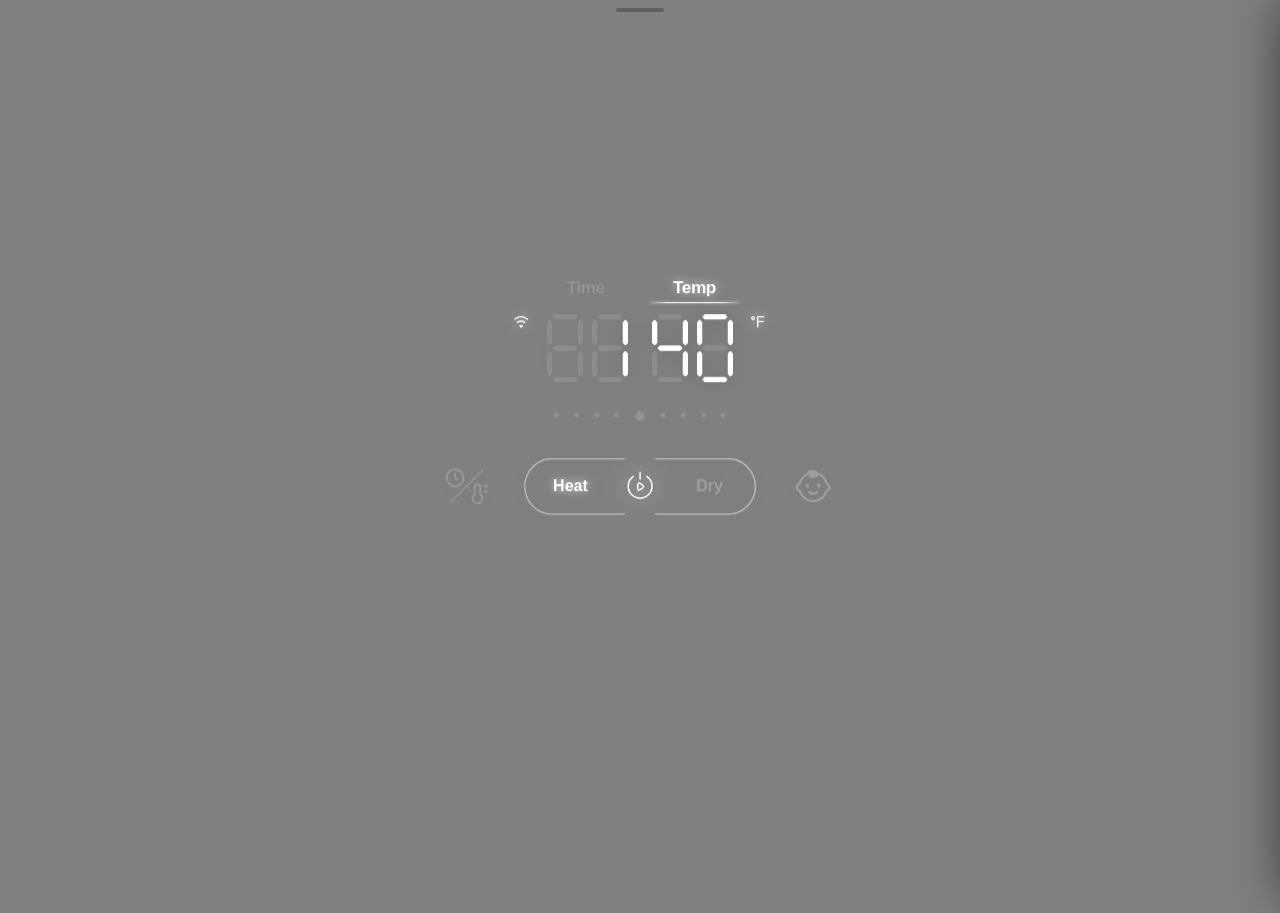
<file: index.html>
<!DOCTYPE html>
<html lang="zh-CN">
<head>
  <meta charset="UTF-8">
  <meta name="viewport" content="width=device-width, initial-scale=1.0">
  <title>Momcozy TW03 毛巾加热桶 - 交互体验Demo</title>
  <link rel="stylesheet" href="style.css">
  <style>
    :root {
      --panel-scale: 1;
      --bg-lightness: 50%;
    }

    body {
      min-height: 100vh;
      display: flex;
      flex-direction: column;
      background: hsl(0, 0%, var(--bg-lightness, 86%));
      overflow: hidden;
      margin: 0;
      padding: 0;
      user-select: none;
      -webkit-user-select: none;
      touch-action: none;
      transition: background 0.05s ease-out;
    }

    /* Hide the original physical panel image and use customizable gray-white surface */
    .device-bg {
      display: none !important;
    }

    .device-touch-layer {
      position: absolute;
      inset: 0;
      width: 100%;
      height: 100%;
      z-index: 10;
      transform: translateY(calc(-22% + 120px));
      filter: drop-shadow(0 2px 8px rgba(0, 0, 0, 0.16));
    }

    /* Top Hidden Trigger Area */
    .top-trigger-bar {
      position: fixed;
      top: 0;
      left: 0;
      right: 0;
      height: 32px;
      z-index: 999;
      display: flex;
      justify-content: center;
      align-items: flex-start;
      cursor: pointer;
    }

    .top-handle-pill {
      width: 48px;
      height: 4px;
      background: rgba(0, 0, 0, 0.25);
      border-radius: 4px;
      margin-top: 8px;
      transition: all 0.25s ease;
    }

    .top-trigger-bar:hover .top-handle-pill {
      background: rgba(0, 0, 0, 0.65);
      width: 68px;
      box-shadow: 0 0 10px rgba(0, 0, 0, 0.2);
    }

    .app-header {
      position: fixed;
      top: 0;
      left: 0;
      right: 0;
      display: flex;
      align-items: center;
      justify-content: center;
      padding: 16px 24px;
      background: rgba(14, 17, 24, 0.92);
      border-bottom: 1px solid rgba(255, 255, 255, 0.08);
      backdrop-filter: blur(16px);
      -webkit-backdrop-filter: blur(16px);
      box-shadow: 0 10px 30px rgba(0, 0, 0, 0.6);
      z-index: 1000;
      transform: translateY(-100%);
      opacity: 0;
      pointer-events: none;
      transition: transform 0.35s cubic-bezier(0.16, 1, 0.3, 1), opacity 0.3s ease;
    }

    .app-header.visible {
      transform: translateY(0);
      opacity: 1;
      pointer-events: auto;
    }

    .scheme-nav {
      display: flex;
      background: rgba(0, 0, 0, 0.5);
      padding: 5px;
      border-radius: 30px;
      border: 1px solid rgba(255, 255, 255, 0.1);
      gap: 6px;
    }

    .nav-tab {
      padding: 9px 22px;
      border-radius: 20px;
      font-size: 14px;
      font-weight: 500;
      color: var(--text-muted);
      cursor: pointer;
      transition: all 0.25s ease;
      border: none;
      background: transparent;
      display: flex;
      align-items: center;
      gap: 6px;
    }

    .nav-tab:hover {
      color: #fff;
      background: rgba(255, 255, 255, 0.06);
    }

    .nav-tab.active {
      background: linear-gradient(135deg, #3a4254 0%, #242a38 100%);
      color: #ffffff;
      box-shadow: 0 2px 10px rgba(0, 0, 0, 0.4), inset 0 1px 1px rgba(255, 255, 255, 0.25);
    }

    .app-container {
      flex: 1;
      display: flex;
      align-items: center;
      justify-content: center;
      padding: 0;
      max-width: 100%;
      width: 100%;
      margin: 0;
      overflow: hidden;
    }

    .stage-container {
      width: 100%;
      display: flex;
      align-items: center;
      justify-content: center;
      background: transparent;
      border: none;
      padding: 0;
      box-shadow: none;
      min-height: auto;
      margin: 0;
      overflow: hidden;
    }

    .device-wrapper {
      width: 100%;
      max-width: 100%;
      aspect-ratio: 4080 / 2910;
      border-radius: 0;
      overflow: hidden;
      box-shadow: none;
      background: hsl(0, 0%, var(--bg-lightness, 86%));
      transform: scale(var(--panel-scale, 1));
      transform-origin: center center;
      transition: transform 0.05s ease-out, background 0.05s ease-out;
      position: relative;
    }

    .scheme-view {
      display: none;
      width: 100%;
      align-items: center;
      justify-content: center;
    }

    .scheme-view.active-view {
      display: flex;
    }

    /* HUD Floating Pills */
    .hud-pill {
      position: fixed;
      top: 50%;
      z-index: 9999;
      transform: translateY(-50%) scale(0.92);
      opacity: 0;
      pointer-events: none;
      background: rgba(18, 22, 32, 0.9);
      backdrop-filter: blur(16px);
      -webkit-backdrop-filter: blur(16px);
      border: 1px solid rgba(255, 255, 255, 0.16);
      border-radius: 40px;
      padding: 12px 22px;
      display: flex;
      align-items: center;
      gap: 12px;
      color: #fff;
      box-shadow: 0 12px 36px rgba(0, 0, 0, 0.45), inset 0 1px 1px rgba(255, 255, 255, 0.2);
      transition: opacity 0.3s cubic-bezier(0.16, 1, 0.3, 1), transform 0.3s cubic-bezier(0.16, 1, 0.3, 1);
      font-family: -apple-system, BlinkMacSystemFont, "Segoe UI", Roboto, sans-serif;
    }

    .hud-pill.visible {
      opacity: 1;
      transform: translateY(-50%) scale(1);
    }

    .hud-pill-left {
      left: 36px;
    }

    .hud-pill-right {
      right: 36px;
    }

    .hud-pill-icon {
      font-size: 20px;
      line-height: 1;
    }

    .hud-pill-content {
      display: flex;
      flex-direction: column;
      gap: 2px;
      min-width: 74px;
    }

    .hud-pill-label {
      font-size: 11px;
      color: rgba(255, 255, 255, 0.6);
      text-transform: uppercase;
      letter-spacing: 0.5px;
    }

    .hud-pill-val {
      font-size: 17px;
      font-weight: 700;
      font-family: 'Montserrat', monospace, sans-serif;
      color: #ffffff;
      letter-spacing: 0.5px;
    }

    .hud-pill-track {
      width: 52px;
      height: 4px;
      background: rgba(255, 255, 255, 0.16);
      border-radius: 2px;
      overflow: hidden;
      margin-left: 2px;
    }

    .hud-pill-bar {
      height: 100%;
      background: linear-gradient(90deg, #5b86e5, #36d1dc);
      border-radius: 2px;
      transition: width 0.05s ease-out;
    }

    .hud-pill-right .hud-pill-bar {
      background: linear-gradient(90deg, #f7971e, #ffd200);
    }

    /* Side Slider Touch Zones (Left 16%: Scale, Right 16%: Lightness) */
    .side-slider-zone {
      position: fixed;
      top: 0;
      bottom: 0;
      width: 16%;
      z-index: 50;
      cursor: ns-resize;
      touch-action: none;
      user-select: none;
      -webkit-user-select: none;
    }
    .side-slider-left {
      left: 0;
    }
    .side-slider-right {
      right: 0;
    }

  </style>
<body>

  <!-- Side Slider Touch Zones (Left: Scale, Right: Lightness) -->
  <div class="side-slider-zone side-slider-left" id="zoneScale" title="上下滑动调节面板缩放 (双击重置 100%)"></div>
  <div class="side-slider-zone side-slider-right" id="zoneLightness" title="上下滑动调节背景明暗 (双击重置)"></div>

  <!-- Floating HUD Indicator Pills (Auto hide after 3s) -->
  <div class="hud-pill hud-pill-left" id="hudScale">
    <div class="hud-pill-icon">🔍</div>
    <div class="hud-pill-content">
      <div class="hud-pill-label">面板缩放</div>
      <div class="hud-pill-val" id="hudScaleVal">100%</div>
    </div>
    <div class="hud-pill-track">
      <div class="hud-pill-bar" id="hudScaleBar" style="width: 0%;"></div>
    </div>
  </div>

  <div class="hud-pill hud-pill-right" id="hudLightness">
    <div class="hud-pill-icon">☀️</div>
    <div class="hud-pill-content">
      <div class="hud-pill-label">背景明暗</div>
      <div class="hud-pill-val" id="hudLightnessVal">86%</div>
    </div>
    <div class="hud-pill-track">
      <div class="hud-pill-bar" id="hudLightnessBar" style="width: 82.5%;"></div>
    </div>
  </div>

  <!-- Top Hidden Trigger Area -->
  <div class="top-trigger-bar" id="topTrigger" title="点击展开方案选择">
    <div class="top-handle-pill"></div>
  </div>

  <!-- Top Tab Switcher (Auto hides after 3s) -->
  <header class="app-header">
    <div class="scheme-nav" id="masterTabs">
      <button class="nav-tab active" data-target="viewScheme1">
        <span>1️⃣ 方案一 (单数显+点阵)</span>
      </button>
      <button class="nav-tab" data-target="viewScheme2">
        <span>2️⃣ 方案二 (双屏+动态键)</span>
      </button>
      <button class="nav-tab" data-target="viewScheme3">
        <span>3️⃣ 方案三 (双屏+独立键)</span>
      </button>
      <button class="nav-tab-poll" id="btnOpenPoll" type="button" title="打开方案问卷调查">
        <span>📊 问卷</span>
        <span class="poll-badge" id="pollBadgeCount">0</span>
      </button>
    </div>
    <div class="header-right-tools">
      <button class="btn-ble" id="btnBle" type="button" title="硬件调试: 点击通过蓝牙无线连接 ESP32-S3 (继电器控制)">📶</button>
      <button class="btn-serial" id="btnSerial" type="button" title="硬件调试: 点击连接 USB 串口 (继电器控制)">🔌</button>
    </div>
  </header>

  <!-- Interactive Device Stage (Red Box 2) -->
  <!-- ==================== VIEW 1: SCHEME 1 ==================== -->
  <main class="app-container scheme-view active-view" id="viewScheme1">
    <div class="stage-container">
      <div class="device-wrapper" id="devS1">
        <img class="device-bg" src="images/设备面板.png" alt="Momcozy TW03">
        <div class="device-touch-layer">
          <!-- Time & Temp Tabs -->
          <div class="pos-time-tab" id="s1TabTime">
            <div class="tab-label">Time</div>
            <div class="tab-indicator-line"></div>
          </div>
          <div class="pos-temp-tab" id="s1TabTemp">
            <div class="tab-label active">Temp</div>
            <div class="tab-indicator-line active"></div>
          </div>

          <!-- Status Icons -->
          <img class="status-icon s1-icon-wifi active" src="images/名称=wifi.svg" alt="Wifi">
          <img class="status-icon s1-icon-alarm" src="images/名称=闹铃.svg" alt="Alarm">
          <img class="status-icon s1-icon-ion" src="images/名称=离子加热_绿.svg" alt="Ion">
          <img class="status-icon s1-icon-f" src="images/名称=华氏度.svg" alt="°F">
          <img class="status-icon s1-icon-c" src="images/名称=摄氏度.svg" alt="°C">
          <img class="status-icon s1-icon-lock" src="images/名称=童锁.svg" alt="Lock">

          <!-- 7-Segment Digits -->
          <div class="s1-digits"></div>

          <!-- Indicator Flame + Outward Ripple Dots -->
          <div class="s1-indicator-bar">
            <div class="indicator-dot" data-idx="0"></div>
            <div class="indicator-dot" data-idx="1"></div>
            <div class="indicator-dot" data-idx="2"></div>
            <div class="indicator-dot" data-idx="3"></div>
            <svg class="indicator-flame" viewBox="0 0 42 42" fill="none">
              <path d="M34.0292 9.17647C28.0292 10.5882 26.9704 15.5294 27.6763 18.3529C23.441 13.4118 23.441 8.11765 23.441 0C10.0292 4.94118 13.2057 19.4118 12.8527 23.6471C9.67627 20.8235 8.97039 14.4706 8.97039 14.4706C5.44097 16.2353 3.67627 21.1765 3.67627 25.0588C3.67627 34.5882 11.441 42 20.9704 42C30.4998 42 38.2645 34.2353 38.2645 25.0588C38.2645 19.4118 34.0292 16.5882 34.0292 9.17647Z" fill="currentColor"/>
            </svg>
            <div class="indicator-dot" data-idx="4"></div>
            <div class="indicator-dot" data-idx="5"></div>
            <div class="indicator-dot" data-idx="6"></div>
            <div class="indicator-dot" data-idx="7"></div>
          </div>

          <!-- Adjust Buttons -->
          <div class="btn-touch btn-adjust-left" id="s1BtnMinus"><img src="images/减号.svg" alt="-"></div>
          <div class="btn-touch btn-adjust-right" id="s1BtnPlus"><img src="images/加号.svg" alt="+"></div>

          <!-- Composite Key -->
          <div class="btn-touch btn-composite-key" id="s1BtnComp"><img src="images/时间:温度icon/状态=半亮.svg" alt="Comp"></div>

          <!-- Pill Bar -->
          <div class="pill-bar-container">
            <img class="pill-outline-svg" src="images/Heat-Dry模式pill栏.svg" alt="Pill">
            <div class="pill-section pill-heat active" id="s1PillHeat">Heat</div>
            <div class="pill-power-center power-persist" id="s1PillPower"><img src="images/电源启停键尺寸1.svg" alt="Power"></div>
            <div class="pill-section pill-dry" id="s1PillDry">Dry</div>
          </div>

          <!-- Baby Mode Key -->
          <div class="btn-touch btn-baby-key" id="s1BtnBaby"><img src="images/宝宝模式.svg" alt="Baby"></div>
        </div>
      </div>
    </div>
  </main>

  <!-- ==================== VIEW 2: SCHEME 2 ==================== -->
  <main class="app-container scheme-view" id="viewScheme2">
    <div class="stage-container">
      <div class="device-wrapper" id="devS2">
        <img class="device-bg" src="images/设备面板.png" alt="Momcozy TW03">
        <div class="device-touch-layer">
          <!-- Status Icons -->
          <img class="status-icon s2-icon-wifi active" src="images/名称=wifi.svg" alt="Wifi">
          <img class="status-icon s2-icon-alarm" src="images/名称=闹铃.svg" alt="Alarm">
          <img class="status-icon s2-icon-ion" src="images/名称=离子加热_绿.svg" alt="Ion">
          <img class="status-icon s2-icon-lock" src="images/名称=童锁.svg" alt="Lock">

          <!-- Upper Time Digits -->
          <div class="digit-display s23-time-digits"></div>

          <!-- Middle Animated Yellow Sweeping Divider Line -->
          <div class="divider-line-container s2-divider">
            <div class="divider-static-line"></div>
            <div class="divider-glow-sweep"></div>
          </div>

          <!-- Lower Temp Digits -->
          <div class="digit-display s2-temp-digits"></div>

          <!-- Temp Units -->
          <img class="status-icon s2-icon-f active" src="images/名称=华氏度.svg" alt="°F">
          <img class="status-icon s2-icon-c" src="images/名称=摄氏度.svg" alt="°C">

          <!-- Scheme 2 Adjust Buttons: Left is [-], Right is [+] per Figma -->
          <div class="btn-touch btn-adjust-left s2-adjust-left" id="s2BtnLeft"><img src="images/减号.svg" alt="-"></div>
          <div class="btn-touch btn-adjust-right s2-adjust-right" id="s2BtnRight"><img src="images/加号.svg" alt="+"></div>

          <!-- Composite Key -->
          <div class="btn-touch btn-composite-key s2-composite-key" id="s2BtnComp"><img src="images/时间:温度icon/状态=半亮.svg" alt="Comp"></div>

          <!-- Pill Bar -->
          <div class="pill-bar-container s2-pill-bar">
            <img class="pill-outline-svg" src="images/Heat-Dry模式pill栏.svg" alt="Pill">
            <div class="pill-section pill-heat active" id="s2PillHeat">Heat</div>
            <div class="pill-power-center power-persist" id="s2PillPower"><img src="images/电源启停键尺寸1.svg" alt="Power"></div>
            <div class="pill-section pill-dry" id="s2PillDry">Dry</div>
          </div>

          <!-- Baby Mode Key -->
          <div class="btn-touch btn-baby-key s2-baby-key" id="s2BtnBaby"><img src="images/宝宝模式.svg" alt="Baby"></div>
        </div>
      </div>
    </div>
  </main>

  <!-- ==================== VIEW 3: SCHEME 3 ==================== -->
  <main class="app-container scheme-view" id="viewScheme3">
    <div class="stage-container">
      <div class="device-wrapper" id="devS3">
        <img class="device-bg" src="images/设备面板.png" alt="Momcozy TW03">
        <div class="device-touch-layer">
          <!-- Status Icons -->
          <img class="status-icon s3-icon-wifi active" src="images/名称=wifi.svg" alt="Wifi">
          <img class="status-icon s3-icon-alarm" src="images/名称=闹铃.svg" alt="Alarm">
          <img class="status-icon s3-icon-lock" src="images/名称=童锁.svg" alt="Lock">
          <img class="status-icon s3-icon-ion" src="images/名称=离子加热_绿.svg" alt="Ion">

          <!-- Upper Time Digits -->
          <div class="digit-display s3-time-digits"></div>

          <!-- Middle Animated Yellow Sweeping Divider Line -->
          <div class="divider-line-container s3-divider">
            <div class="divider-static-line"></div>
            <div class="divider-glow-sweep"></div>
          </div>

          <!-- Lower Temp Digits -->
          <div class="digit-display s3-temp-digits"></div>

          <!-- Temp Units -->
          <img class="status-icon s3-icon-f active" src="images/名称=华氏度.svg" alt="°F">
          <img class="status-icon s3-icon-c" src="images/名称=摄氏度.svg" alt="°C">

          <!-- Standard Adjust Buttons -->
          <div class="btn-touch s3-adjust-left" id="s3BtnMinus"><img src="images/减号.svg" alt="-"></div>
          <div class="btn-touch s3-adjust-right" id="s3BtnPlus"><img src="images/加号.svg" alt="+"></div>

          <!-- Independent Time Button (Left) -->
          <div class="btn-touch s3-time-btn" id="s3BtnTime"><img src="images/icon_单时间.svg" alt="Time"></div>

          <!-- Pill Bar with Embedded Baby Key -->
          <div class="pill-bar-container s3-pill-bar">
            <img class="pill-outline-svg" src="images/Heat-Dry模式pill栏.svg" alt="Pill">
            <div class="pill-section pill-heat active" id="s3PillHeat">Heat</div>
            <div class="pill-baby-center" id="s3PillBaby"><img src="images/宝宝模式.svg" alt="Baby"></div>
            <div class="pill-section pill-dry" id="s3PillDry">Dry</div>
          </div>

          <!-- Independent Temp Button (Right) -->
          <div class="btn-touch s3-temp-btn" id="s3BtnTemp"><img src="images/icon_单温度.svg" alt="Temp"></div>

          <!-- Standalone Circular Power Key (Bottom Center) -->
          <div class="btn-touch s3-power-btn power-persist" id="s3BtnPower"><img src="images/电源启停键尺寸2.svg" alt="Power"></div>
        </div>
      </div>
    </div>
  </main>

  <!-- ==================== POLL / SURVEY DRAWER ==================== -->
  <div class="poll-backdrop" id="pollBackdrop"></div>

  <aside class="poll-drawer" id="pollDrawer" aria-label="方案投票问卷">
    <!-- Header -->
    <div class="poll-header">
      <div class="poll-title-wrap">
        <div class="poll-title-icon">📊</div>
        <div>
          <h3 class="poll-title">方案投票问卷</h3>
          <p class="poll-subtitle">每人限投一票 · 真实数据</p>
        </div>
      </div>
      <div class="poll-header-actions">
        <button class="poll-cloud-status-btn" id="btnOpenCloudModal" type="button" title="阿里云实时同步" style="display: none;">
          <span class="cloud-dot" id="cloudStatusDot"></span>
          <span id="cloudStatusText">云端配置</span>
        </button>
        <button class="poll-close-btn" id="btnClosePoll" type="button" title="关闭问卷">✕</button>
      </div>
    </div>

    <div class="poll-body">
      <!-- Form Section -->
      <div class="poll-card poll-form-card">
        <div class="poll-field">
          <label class="poll-label" for="voterNameInput">您的姓名 <span class="required">*</span></label>
          <div class="poll-input-wrapper">
            <input type="text" id="voterNameInput" class="poll-input" placeholder="请输入姓名" maxlength="20" autocomplete="off">
          </div>
        </div>

        <div class="poll-field">
          <label class="poll-label">心仪方案 <span class="required">*</span></label>
          <div class="poll-options">
            <label class="poll-option-label">
              <input type="radio" name="pollScheme" value="1" class="poll-radio">
              <div class="poll-option-card">
                <span class="poll-radio-custom"></span>
                <span class="poll-option-text">方案 1</span>
                <span class="poll-option-tag">单数显+点阵</span>
              </div>
            </label>
            <label class="poll-option-label">
              <input type="radio" name="pollScheme" value="2" class="poll-radio" checked>
              <div class="poll-option-card">
                <span class="poll-radio-custom"></span>
                <span class="poll-option-text">方案 2</span>
                <span class="poll-option-tag">双屏+动态键</span>
              </div>
            </label>
            <label class="poll-option-label">
              <input type="radio" name="pollScheme" value="3" class="poll-radio">
              <div class="poll-option-card">
                <span class="poll-radio-custom"></span>
                <span class="poll-option-text">方案 3</span>
                <span class="poll-option-tag">双屏+独立键</span>
              </div>
            </label>
          </div>
        </div>

        <button type="button" class="poll-submit-btn" id="btnSubmitVote">
          <span>提交投票</span>
        </button>

        <div class="poll-feedback" id="pollFeedback"></div>
      </div>

      <!-- Chart Section -->
      <div class="poll-card poll-chart-card">
        <div class="poll-section-title">
          <div class="poll-title-left">
            <span>实时得票统计</span>
            <button type="button" class="poll-refresh-btn" id="btnRefreshPoll" title="刷新最新得票数据">
              <svg width="13" height="13" viewBox="0 0 24 24" fill="none" stroke="currentColor" stroke-width="2.5" stroke-linecap="round" stroke-linejoin="round"><path d="M21.5 2v6h-6M21.34 15.57a10 10 0 1 1-.57-8.38l5.67-5.67"/></svg>
            </button>
          </div>
          <span class="poll-total-votes" id="pollTotalVotesText">共 0 票</span>
        </div>

        <div class="poll-barchart">
          <!-- Bar 1 -->
          <div class="barchart-col">
            <div class="bar-count" id="barCount1">0</div>
            <div class="bar-track">
              <div class="bar-fill" id="barFill1" style="height: 0%;"></div>
            </div>
            <div class="bar-label">方案 1</div>
            <div class="bar-pct" id="barPct1">0%</div>
          </div>

          <!-- Bar 2 -->
          <div class="barchart-col">
            <div class="bar-count" id="barCount2">0</div>
            <div class="bar-track">
              <div class="bar-fill" id="barFill2" style="height: 0%;"></div>
            </div>
            <div class="bar-label">方案 2</div>
            <div class="bar-pct" id="barPct2">0%</div>
          </div>

          <!-- Bar 3 -->
          <div class="barchart-col">
            <div class="bar-count" id="barCount3">0</div>
            <div class="bar-track">
              <div class="bar-fill" id="barFill3" style="height: 0%;"></div>
            </div>
            <div class="bar-label">方案 3</div>
            <div class="bar-pct" id="barPct3">0%</div>
          </div>
        </div>
      </div>

      <!-- Records Section -->
      <div class="poll-card poll-records-card">
        <div class="poll-section-title">
          <span>投票记录明细</span>
          <button type="button" class="poll-reset-link" id="btnResetPoll" title="清空并重置投票数据" style="display: none;">清空数据</button>
        </div>

        <div class="poll-records-list" id="pollRecordsList">
          <!-- Dynamic list of records -->
        </div>
      </div>
    </div>
  </aside>

  <!-- uniCloud (Alibaba Cloud) Config Modal -->
  <div class="poll-modal-backdrop" id="cloudModalBackdrop" style="display: none;">
    <div class="poll-modal-card">
      <div class="poll-modal-header">
        <div class="poll-modal-title">
          <span>☁️ 阿里云 uniCloud 实时同步设置</span>
        </div>
        <button type="button" class="poll-modal-close" id="btnCloseCloudModal">✕</button>
      </div>
      <div class="poll-modal-body">
        <p class="poll-modal-tip">
          当前已直连您的<b>阿里云服务空间 (touch-game-cloud)</b>，所有在手机、电脑打开本页面的用户，投票数据均会秒级汇聚至云端数据库，做到真正的全员实时在线计票。
        </p>
        <div class="poll-field">
          <label class="poll-label" for="cloudApiUrlInput">云函数 HTTP 访问地址 (URL化) <span class="required">*</span></label>
          <input type="text" id="cloudApiUrlInput" class="poll-input" placeholder="https://fc-mp-...next.bspapp.com/tw03-vote" autocomplete="off">
          <div class="poll-input-hint">内置阿里云空间接口，开箱即用，支持自定义修改</div>
        </div>
        <div class="poll-modal-feedback" id="cloudModalFeedback"></div>
        <div class="poll-modal-footer">
          <button type="button" class="poll-modal-btn btn-clear" id="btnResetCloudConfig">恢复默认接口</button>
          <button type="button" class="poll-modal-btn btn-save" id="btnSaveCloudConfig">测试连接并保存</button>
        </div>
      </div>
    </div>
  </div>

  <script src="script.js"></script>
  <script>
    document.addEventListener('DOMContentLoaded', () => {
      // Initialize Controllers for the 3 devices
      const s1 = new Scheme1Controller(document.getElementById('devS1'));
      const s2 = new Scheme2Controller(document.getElementById('devS2'));
      const s3 = new Scheme3Controller(document.getElementById('devS3'));

      // Tab Switcher between Scheme 1, 2, and 3
      const navTabs = document.querySelectorAll('#masterTabs .nav-tab');
      const views = document.querySelectorAll('.scheme-view');

      navTabs.forEach(tab => {
        tab.addEventListener('click', (e) => {
          e.stopPropagation();

          // Pause running scheme if user switches tabs
          if (s1 && s1.power === 'running') s1.pauseRunning();
          if (s2 && s2.power === 'running') s2.pauseRunning();
          if (s3 && s3.power === 'running') s3.pauseRunning();

          navTabs.forEach(t => t.classList.remove('active'));
          views.forEach(v => v.classList.remove('active-view'));

          tab.classList.add('active');
          const targetId = tab.getAttribute('data-target');
          const targetView = document.getElementById(targetId);
          if (targetView) targetView.classList.add('active-view');
          
          resetHideTimer();
        });
      });

      // Top Hidden Header: Click or hover top to show, auto disappear after 3s when idle
      const header = document.querySelector('.app-header');
      const trigger = document.getElementById('topTrigger');
      let hideTimer = null;

      function showHeader() {
        header.classList.add('visible');
        resetHideTimer();
      }

      function hideHeader() {
        // Do not hide header if poll drawer is currently open
        if (pollDrawer && pollDrawer.classList.contains('open')) {
          return;
        }
        header.classList.remove('visible');
        if (hideTimer) {
          clearTimeout(hideTimer);
          hideTimer = null;
        }
      }

      function resetHideTimer() {
        if (hideTimer) clearTimeout(hideTimer);
        // Do not auto-hide if poll drawer is open
        if (pollDrawer && pollDrawer.classList.contains('open')) {
          return;
        }
        hideTimer = setTimeout(() => {
          hideHeader();
        }, 4000);
      }

      // Hover or click near top edge (<= 20px) reveals header
      window.addEventListener('pointermove', (e) => {
        if (e.clientY <= 16) {
          showHeader();
        }
      });

      // Clicking the top trigger bar shows header
      if (trigger) {
        trigger.addEventListener('click', (e) => {
          e.stopPropagation();
          showHeader();
        });
        trigger.addEventListener('mouseenter', () => {
          showHeader();
        });
      }

      // Clicking the top boundary area (<= 36px) also shows header
      window.addEventListener('click', (e) => {
        if (e.clientY <= 36) {
          showHeader();
        } else if (!header.contains(e.target) && e.target !== trigger && !e.target.closest('.poll-drawer, .poll-backdrop')) {
          hideHeader();
        }
      });

      // Restart timer when interacting with the header
      header.addEventListener('mouseenter', () => {
        if (hideTimer) clearTimeout(hideTimer);
      });
      header.addEventListener('mouseleave', () => {
        resetHideTimer();
      });
      header.addEventListener('click', (e) => {
        e.stopPropagation();
        resetHideTimer();
      });

      // ==================== GESTURE CONTROLS: SCALE & LIGHTNESS ====================
      const hudScale = document.getElementById('hudScale');
      const hudScaleVal = document.getElementById('hudScaleVal');
      const hudScaleBar = document.getElementById('hudScaleBar');

      const hudLightness = document.getElementById('hudLightness');
      const hudLightnessVal = document.getElementById('hudLightnessVal');
      const hudLightnessBar = document.getElementById('hudLightnessBar');

      let currentScale = 1.0; // 100% ~ 200% (1.0 ~ 2.0)
      let currentLightness = 50; // 20% ~ 100%

      let scaleTimer = null;
      let lightnessTimer = null;

      function updateScale(val, showHud = true) {
        currentScale = Math.min(2.0, Math.max(1.0, val));
        document.documentElement.style.setProperty('--panel-scale', currentScale);
        
        const pct = Math.round(currentScale * 100);
        hudScaleVal.textContent = pct + '%';
        const progress = ((currentScale - 1.0) / 1.0) * 100;
        hudScaleBar.style.width = Math.min(100, Math.max(0, progress)) + '%';

        if (showHud) {
          hudScale.classList.add('visible');
          if (scaleTimer) clearTimeout(scaleTimer);
          scaleTimer = setTimeout(() => {
            hudScale.classList.remove('visible');
          }, 3000);
        }
      }

      function updateLightness(val, showHud = true) {
        currentLightness = Math.min(100, Math.max(20, val));
        document.documentElement.style.setProperty('--bg-lightness', currentLightness + '%');

        const pct = Math.round(currentLightness);
        hudLightnessVal.textContent = pct + '%';
        const progress = ((currentLightness - 20) / 80) * 100;
        hudLightnessBar.style.width = Math.min(100, Math.max(0, progress)) + '%';

        if (showHud) {
          hudLightness.classList.add('visible');
          if (lightnessTimer) clearTimeout(lightnessTimer);
          lightnessTimer = setTimeout(() => {
            hudLightness.classList.remove('visible');
          }, 3000);
        }
      }

      // Helper: determine gesture mode from pointer X position
      function getSliderMode(e) {
        const x = e.clientX;
        const w = window.innerWidth;
        if (x <= w * 0.16) return 'scale';
        if (x >= w * 0.84) return 'lightness';
        return null;
      }

      // Pointer Drag Handling (Mouse drag and touch drag)
      let isPointerDown = false;
      let startX = 0;
      let startY = 0;
      let activeMode = null; // 'scale' | 'lightness'
      let initialVal = 0;
      let hasDragged = false;
      let capturedTarget = null;

      window.addEventListener('pointerdown', (e) => {
        // If clicking on interactive UI buttons, header trigger, or poll drawer, don't hijack
        if (e.target.closest('.btn-touch, .nav-tab, .nav-tab-poll, #topTrigger, .app-header, .poll-drawer, .poll-backdrop')) {
          return;
        }

        const mode = getSliderMode(e);
        if (!mode) return; // Only trigger in the left 16% (scale) or right 16% (lightness) red boxes

        isPointerDown = true;
        hasDragged = false;
        startX = e.clientX;
        startY = e.clientY;
        activeMode = mode;
        initialVal = activeMode === 'scale' ? currentScale : currentLightness;
        capturedTarget = e.target;

        if (capturedTarget && capturedTarget.setPointerCapture) {
          try { capturedTarget.setPointerCapture(e.pointerId); } catch (_) {}
        }
      });

      window.addEventListener('pointermove', (e) => {
        if (!isPointerDown || !activeMode) return;

        const dy = startY - e.clientY; // upward is positive (increase), downward is negative (decrease)
        const dx = e.clientX - startX;

        if (Math.abs(dy) > 3 || Math.abs(dx) > 3) {
          hasDragged = true;
        }

        if (hasDragged) {
          e.preventDefault();
          // Sensitivity: 320px vertical drag covers full dynamic range
          if (activeMode === 'scale') {
            const deltaScale = (dy / 320) * 1.0;
            updateScale(initialVal + deltaScale, true);
          } else if (activeMode === 'lightness') {
            const deltaLightness = (dy / 320) * 60;
            updateLightness(initialVal + deltaLightness, true);
          }
        }
      }, { passive: false });

      window.addEventListener('pointerup', (e) => {
        if (isPointerDown) {
          isPointerDown = false;
          activeMode = null;
          if (capturedTarget && capturedTarget.releasePointerCapture) {
            try { capturedTarget.releasePointerCapture(e.pointerId); } catch (_) {}
          }
          capturedTarget = null;
        }
      });

      window.addEventListener('pointercancel', () => {
        isPointerDown = false;
        activeMode = null;
        capturedTarget = null;
      });

      // Mouse Wheel Handling (Only active inside left or right 16% zones)
      window.addEventListener('wheel', (e) => {
        if (e.target.closest('.app-header, .poll-drawer')) return;

        const mode = getSliderMode(e);
        if (!mode) return; // Ignore wheel in center area

        e.preventDefault();
        const delta = -Math.sign(e.deltaY); // scroll up: +1, scroll down: -1

        if (mode === 'scale') {
          updateScale(currentScale + delta * 0.05, true);
        } else if (mode === 'lightness') {
          updateLightness(currentLightness + delta * 3, true);
        }
      }, { passive: false });

      // Double click to quickly reset (only active inside left or right 16% zones)
      window.addEventListener('dblclick', (e) => {
        if (e.target.closest('.btn-touch, .nav-tab, .nav-tab-poll, #topTrigger, .app-header, .poll-drawer, .poll-backdrop')) return;
        const mode = getSliderMode(e);
        if (mode === 'scale') {
          updateScale(1.0, true);
        } else if (mode === 'lightness') {
          updateLightness(50, true);
        }
      });

      // ==================== REAL POLL / UNICLOUD LOGIC ====================
      const pollDrawer = document.getElementById('pollDrawer');
      const pollBackdrop = document.getElementById('pollBackdrop');
      const btnOpenPoll = document.getElementById('btnOpenPoll');
      const btnClosePoll = document.getElementById('btnClosePoll');
      const btnSubmitVote = document.getElementById('btnSubmitVote');
      const btnResetPoll = document.getElementById('btnResetPoll');
      const voterNameInput = document.getElementById('voterNameInput');
      const pollFeedback = document.getElementById('pollFeedback');
      const pollBadgeCount = document.getElementById('pollBadgeCount');
      const pollTotalVotesText = document.getElementById('pollTotalVotesText');
      const pollRecordsList = document.getElementById('pollRecordsList');

      const btnOpenCloudModal = document.getElementById('btnOpenCloudModal');
      const cloudStatusDot = document.getElementById('cloudStatusDot');
      const cloudStatusText = document.getElementById('cloudStatusText');
      const btnRefreshPoll = document.getElementById('btnRefreshPoll');

      // uniCloud Modal Controls
      const cloudModalBackdrop = document.getElementById('cloudModalBackdrop');
      const btnCloseCloudModal = document.getElementById('btnCloseCloudModal');
      const btnResetCloudConfig = document.getElementById('btnResetCloudConfig');
      const btnSaveCloudConfig = document.getElementById('btnSaveCloudConfig');
      const cloudModalFeedback = document.getElementById('cloudModalFeedback');
      const cloudApiUrlInput = document.getElementById('cloudApiUrlInput');

      // Built-in uniCloud Alibaba Cloud URLization endpoint (touch-game-cloud)
      const DEFAULT_CLOUD_API = 'https://fc-mp-20ebf572-0041-4741-a14f-b1f226fc4ba1.next.bspapp.com/tw03-vote';
      const STORAGE_KEY = 'tw03_poll_votes_unicloud_v1';
      const API_STORAGE_KEY = 'tw03_poll_api_url_v1';

      // Purge any old mock data
      try {
        localStorage.removeItem('tw03_poll_votes_records_v1');
        localStorage.removeItem('tw03_poll_votes_real_v2');
      } catch (_) {}

      // REAL DATA: strictly starts clean
      const DEFAULT_RECORDS = [];

      function getCloudApiUrl() {
        try {
          const saved = localStorage.getItem(API_STORAGE_KEY);
          if (saved && saved.includes('.bspapp.com') && saved.includes('/tw03-vote')) {
            return saved;
          }
        } catch (_) {}
        return DEFAULT_CLOUD_API;
      }

      function setCloudApiUrl(url) {
        try {
          if (!url || url === DEFAULT_CLOUD_API) {
            localStorage.removeItem(API_STORAGE_KEY);
          } else {
            localStorage.setItem(API_STORAGE_KEY, url);
          }
        } catch (_) {}
      }

      function loadPollRecords() {
        try {
          const stored = localStorage.getItem(STORAGE_KEY);
          if (stored !== null) {
            return JSON.parse(stored);
          }
        } catch (e) {
          console.warn('Storage read error', e);
        }
        return [...DEFAULT_RECORDS];
      }

      function savePollRecords(records) {
        try {
          localStorage.setItem(STORAGE_KEY, JSON.stringify(records));
        } catch (e) {
          console.warn('Storage save error', e);
        }
      }

      let pollRecords = loadPollRecords();

      function updateCloudStatusUI(status, info) {
        btnOpenCloudModal.className = 'poll-cloud-status-btn ' + status;
        if (status === 'connected') {
          cloudStatusText.textContent = info !== undefined ? `阿里云同步 (${info}票)` : '阿里云已同步';
          btnOpenCloudModal.title = '已直连阿里云 uniCloud 服务空间 (全员实时同步)';
        } else if (status === 'syncing') {
          cloudStatusText.textContent = '同步中...';
        } else if (status === 'error') {
          cloudStatusText.textContent = '同步异常';
          btnOpenCloudModal.title = info ? `云端连接异常: ${info}` : '云端连接异常，点击检查配置';
        } else {
          cloudStatusText.textContent = '本地模式';
          btnOpenCloudModal.title = '当前为本地模式，点击配置云端接口';
        }
      }

      let isFetchingCloud = false;
      async function fetchCloudVotes(isManual = false) {
        const apiUrl = getCloudApiUrl();
        if (!apiUrl) {
          updateCloudStatusUI('local');
          return null;
        }

        if (isFetchingCloud) return;
        isFetchingCloud = true;
        updateCloudStatusUI('syncing');

        if (btnRefreshPoll) {
          btnRefreshPoll.classList.add('spinning');
        }

        try {
          const resp = await fetch(apiUrl, {
            method: 'GET',
            headers: {
              'Accept': 'application/json'
            }
          });

          if (!resp.ok) {
            throw new Error(`HTTP ${resp.status}`);
          }

          let resData = await resp.json();
          // uniCloud URL-ization wraps body as a JSON string
          if (resData && typeof resData.body === 'string') {
            try {
              resData = JSON.parse(resData.body);
            } catch (_) {}
          }

          const rawList = Array.isArray(resData.data) ? resData.data : (Array.isArray(resData) ? resData : []);
          const remoteRecords = rawList.map(item => {
            let t = item.time;
            if (!t && item.createTime) {
              const d = new Date(item.createTime);
              t = `${String(d.getHours()).padStart(2, '0')}:${String(d.getMinutes()).padStart(2, '0')}`;
            }
            return {
              name: item.name || '匿名',
              scheme: Number(item.scheme) || 1,
              time: t || '',
              objectId: item._id || item.id,
              createTime: item.createTime
            };
          });

          pollRecords = remoteRecords;
          savePollRecords(pollRecords);
          renderPollUI();
          updateCloudStatusUI('connected', pollRecords.length);

          if (isManual) {
            showFeedback(`✅ 已同步最新阿里云数据，共 ${pollRecords.length} 票`, false);
          }
          return pollRecords;
        } catch (err) {
          console.warn('uniCloud query error:', err);
          updateCloudStatusUI('error', err.message);
          if (isManual) {
            showFeedback(`⚠️ 云端同步失败: ${err.message}`, true);
          }
          return null;
        } finally {
          isFetchingCloud = false;
          if (btnRefreshPoll) {
            setTimeout(() => btnRefreshPoll.classList.remove('spinning'), 400);
          }
        }
      }

      let autoSyncTimer = null;
      function startAutoSync() {
        stopAutoSync();
        fetchCloudVotes();
        autoSyncTimer = setInterval(() => {
          if (pollDrawer.classList.contains('open')) {
            fetchCloudVotes();
          }
        }, 15000);
      }

      function stopAutoSync() {
        if (autoSyncTimer) {
          clearInterval(autoSyncTimer);
          autoSyncTimer = null;
        }
      }

      function openPollDrawer() {
        showHeader();
        pollDrawer.classList.add('open');
        pollBackdrop.classList.add('open');
        renderPollUI();
        startAutoSync();
        setTimeout(() => voterNameInput.focus(), 320);
      }

      function closePollDrawer() {
        pollDrawer.classList.remove('open');
        pollBackdrop.classList.remove('open');
        hideFeedback();
        stopAutoSync();
        resetHideTimer();
      }

      function showFeedback(msg, isError = false) {
        pollFeedback.textContent = msg;
        pollFeedback.style.display = '';
        pollFeedback.className = 'poll-feedback ' + (isError ? 'error' : 'success');
      }

      function hideFeedback() {
        pollFeedback.textContent = '';
        pollFeedback.style.display = '';
        pollFeedback.className = 'poll-feedback';
      }

      function renderPollUI() {
        // Calculate counts
        const count1 = pollRecords.filter(r => Number(r.scheme) === 1).length;
        const count2 = pollRecords.filter(r => Number(r.scheme) === 2).length;
        const count3 = pollRecords.filter(r => Number(r.scheme) === 3).length;
        const total = pollRecords.length;

        // Update badge and total text
        pollBadgeCount.textContent = total;
        pollTotalVotesText.textContent = `共 ${total} 票`;

        // Update counts
        document.getElementById('barCount1').textContent = count1;
        document.getElementById('barCount2').textContent = count2;
        document.getElementById('barCount3').textContent = count3;

        // Update percentages
        const pct1 = total ? Math.round((count1 / total) * 100) : 0;
        const pct2 = total ? Math.round((count2 / total) * 100) : 0;
        const pct3 = total ? Math.round((count3 / total) * 100) : 0;

        document.getElementById('barPct1').textContent = pct1 + '%';
        document.getElementById('barPct2').textContent = pct2 + '%';
        document.getElementById('barPct3').textContent = pct3 + '%';

        // Update animated bar fill heights
        const maxCount = Math.max(count1, count2, count3, 1);
        document.getElementById('barFill1').style.height = (count1 === 0 ? 0 : Math.max(8, (count1 / maxCount) * 100)) + '%';
        document.getElementById('barFill2').style.height = (count2 === 0 ? 0 : Math.max(8, (count2 / maxCount) * 100)) + '%';
        document.getElementById('barFill3').style.height = (count3 === 0 ? 0 : Math.max(8, (count3 / maxCount) * 100)) + '%';

        // Render records list
        if (pollRecords.length === 0) {
          pollRecordsList.innerHTML = '<div class="poll-empty-state">暂无真实投票记录，欢迎投出第一票！</div>';
          return;
        }

        const schemeNames = { 1: '方案一', 2: '方案二', 3: '方案三' };

        pollRecordsList.innerHTML = pollRecords.map((r) => {
          const initial = (r.name || '?').charAt(0);
          const badgeClass = `scheme-${r.scheme}`;
          const schemeName = schemeNames[r.scheme] || `方案 ${r.scheme}`;
          return `
            <div class="poll-record-item">
              <div class="record-voter">
                <div class="record-avatar">${escapeHtml(initial)}</div>
                <div class="record-name">${escapeHtml(r.name)}</div>
              </div>
              <div class="record-meta">
                <span class="record-badge ${badgeClass}">${schemeName}</span>
                <span class="record-time">${escapeHtml(r.time || '')}</span>
              </div>
            </div>
          `;
        }).join('');
      }

      function escapeHtml(str) {
        if (!str) return '';
        return String(str).replace(/&/g, '&amp;').replace(/</g, '&lt;').replace(/>/g, '&gt;').replace(/"/g, '&quot;');
      }

      async function handleVoteSubmit() {
        const name = voterNameInput.value.trim();
        if (!name) {
          showFeedback('⚠️ 请输入您的姓名！', true);
          voterNameInput.focus();
          return;
        }

        const selectedRadio = document.querySelector('input[name="pollScheme"]:checked');
        if (!selectedRadio) {
          showFeedback('⚠️ 请选择您心仪的方案！', true);
          return;
        }

        const schemeVal = Number(selectedRadio.value);

        // Core Requirement: 每个人名只能投一次票 (Case-insensitive & trimmed check)
        const nameLower = name.toLowerCase();
        const existing = pollRecords.find(r => r.name.trim().toLowerCase() === nameLower);
        if (existing) {
          const schemeNames = { 1: '方案一', 2: '方案二', 3: '方案三' };
          showFeedback(`⚠️ 「${name}」已投过票（选择了${schemeNames[existing.scheme] || '方案'+existing.scheme}），每人限投一次！`, true);
          voterNameInput.select();
          return;
        }

        btnSubmitVote.disabled = true;
        btnSubmitVote.classList.add('submitting');
        btnSubmitVote.innerHTML = '<span>正在提交...</span>';

        const now = new Date();
        const timeStr = `${String(now.getHours()).padStart(2, '0')}:${String(now.getMinutes()).padStart(2, '0')}`;
        const newRecord = {
          name: name,
          scheme: schemeVal,
          time: timeStr
        };

        const apiUrl = getCloudApiUrl();
        const schemeNames = { 1: '方案一', 2: '方案二', 3: '方案三' };

        if (apiUrl) {
          // Push directly to uniCloud Alibaba Cloud endpoint
          try {
            const resp = await fetch(apiUrl, {
              method: 'POST',
              headers: {
                'Content-Type': 'application/json'
              },
              body: JSON.stringify({
                name: name,
                scheme: schemeVal,
                time: timeStr
              })
            });

            let resData = await resp.json();
            if (resData && typeof resData.body === 'string') {
              try {
                resData = JSON.parse(resData.body);
              } catch (_) {}
            }

            if (resData.code === 0) {
              await fetchCloudVotes(false);
              showFeedback(`🎉 投票已实时同步至阿里云空间！感谢为「${schemeNames[schemeVal]}」投出宝贵一票！`, false);
              voterNameInput.value = '';
            } else {
              showFeedback(`⚠️ ${resData.message || '投票提交未成功'}`, true);
            }
          } catch (err) {
            console.warn('Post to uniCloud failed:', err);
            // Fallback save to local real cache
            pollRecords.unshift(newRecord);
            savePollRecords(pollRecords);
            renderPollUI();
            showFeedback(`⚠️ 云端提交失败(${err.message})，已暂存本地数据`, true);
            voterNameInput.value = '';
          }
        } else {
          // Pure local real mode
          pollRecords.unshift(newRecord);
          savePollRecords(pollRecords);
          renderPollUI();
          showFeedback(`🎉 投票成功！(当前为本地真实模式)`, false);
          voterNameInput.value = '';
        }

        btnSubmitVote.disabled = false;
        btnSubmitVote.classList.remove('submitting');
        btnSubmitVote.innerHTML = '<span>提交投票</span>';

        try {
          if (window.sound && window.sound.playClick) {
            window.sound.playClick();
          }
        } catch (_) {}
      }

      function handleResetPoll() {
        const tip = '确定要清空当前的投票展示记录吗？\n（注：如需清空在线云数据库中的历史投票，请在 uniCloud 控制台清空 tw03_votes 数据表）';
        if (confirm(tip)) {
          pollRecords = [];
          savePollRecords(pollRecords);
          renderPollUI();
          showFeedback('已清空本地投票数据缓存！', false);
        }
      }

      // Modal functions
      function openCloudModal() {
        cloudApiUrlInput.value = getCloudApiUrl();
        hideModalStatus();
        cloudModalBackdrop.style.display = 'flex';
      }

      function closeCloudModal() {
        cloudModalBackdrop.style.display = 'none';
        hideModalStatus();
      }

      function showModalStatus(msg, isError = false) {
        cloudModalFeedback.textContent = msg;
        cloudModalFeedback.className = 'poll-modal-feedback ' + (isError ? 'show-error' : 'show-success');
      }

      function hideModalStatus() {
        cloudModalFeedback.textContent = '';
        cloudModalFeedback.className = 'poll-modal-feedback';
      }

      // Event bindings for poll
      btnOpenPoll.addEventListener('click', (e) => {
        e.stopPropagation();
        if (pollDrawer.classList.contains('open')) {
          closePollDrawer();
        } else {
          openPollDrawer();
        }
      });

      btnClosePoll.addEventListener('click', closePollDrawer);
      pollBackdrop.addEventListener('click', closePollDrawer);
      btnSubmitVote.addEventListener('click', handleVoteSubmit);
      btnResetPoll.addEventListener('click', handleResetPoll);

      if (btnRefreshPoll) {
        btnRefreshPoll.addEventListener('click', () => {
          fetchCloudVotes(true);
        });
      }

      if (btnOpenCloudModal) {
        btnOpenCloudModal.addEventListener('click', openCloudModal);
      }

      if (btnCloseCloudModal) {
        btnCloseCloudModal.addEventListener('click', closeCloudModal);
      }

      if (cloudModalBackdrop) {
        cloudModalBackdrop.addEventListener('click', (e) => {
          if (e.target === cloudModalBackdrop) {
            closeCloudModal();
          }
        });
      }

      if (btnResetCloudConfig) {
        btnResetCloudConfig.addEventListener('click', () => {
          localStorage.removeItem(API_STORAGE_KEY);
          cloudApiUrlInput.value = DEFAULT_CLOUD_API;
          showModalStatus('✅ 已恢复默认阿里云接口，正在重新拉取数据...', false);
          fetchCloudVotes(true).then(() => {
            setTimeout(closeCloudModal, 600);
          });
        });
      }

      if (btnSaveCloudConfig) {
        btnSaveCloudConfig.addEventListener('click', async () => {
          let apiUrl = cloudApiUrlInput.value.trim();
          if (!apiUrl) {
            showModalStatus('⚠️ 请输入云函数 URL 接口地址', true);
            return;
          }

          if (!apiUrl.startsWith('http://') && !apiUrl.startsWith('https://')) {
            apiUrl = 'https://' + apiUrl;
          }

          // Auto complete if missing path
          if (!apiUrl.includes('/tw03-vote')) {
            apiUrl = apiUrl.replace(/\/+$/, '') + '/tw03-vote';
          }
          cloudApiUrlInput.value = apiUrl;

          btnSaveCloudConfig.disabled = true;
          btnSaveCloudConfig.textContent = '测试连接中...';
          showModalStatus('正在测试连接阿里云空间...', false);

          try {
            const resp = await fetch(apiUrl, { method: 'GET' });
            if (!resp.ok) {
              throw new Error(`HTTP ${resp.status}`);
            }

            setCloudApiUrl(apiUrl);
            showModalStatus('✅ 连接成功！接口已保存，正在拉取最新投票...', false);
            setTimeout(() => {
              closeCloudModal();
              fetchCloudVotes(true);
            }, 800);
          } catch (e) {
            showModalStatus(`❌ 连接失败: ${e.message}`, true);
          } finally {
            btnSaveCloudConfig.disabled = false;
            btnSaveCloudConfig.textContent = '测试连接并保存';
          }
        });
      }

      voterNameInput.addEventListener('keydown', (e) => {
        if (e.key === 'Enter') {
          handleVoteSubmit();
        }
      });

      window.addEventListener('keydown', (e) => {
        if (e.key === 'Escape') {
          if (cloudModalBackdrop.style.display !== 'none') {
            closeCloudModal();
          } else if (pollDrawer.classList.contains('open')) {
            closePollDrawer();
          }
        }
      });

      // Initial check & render of live cloud poll data
      renderPollUI();
      fetchCloudVotes();
    });
  </script>
</body>
</html>
</file>
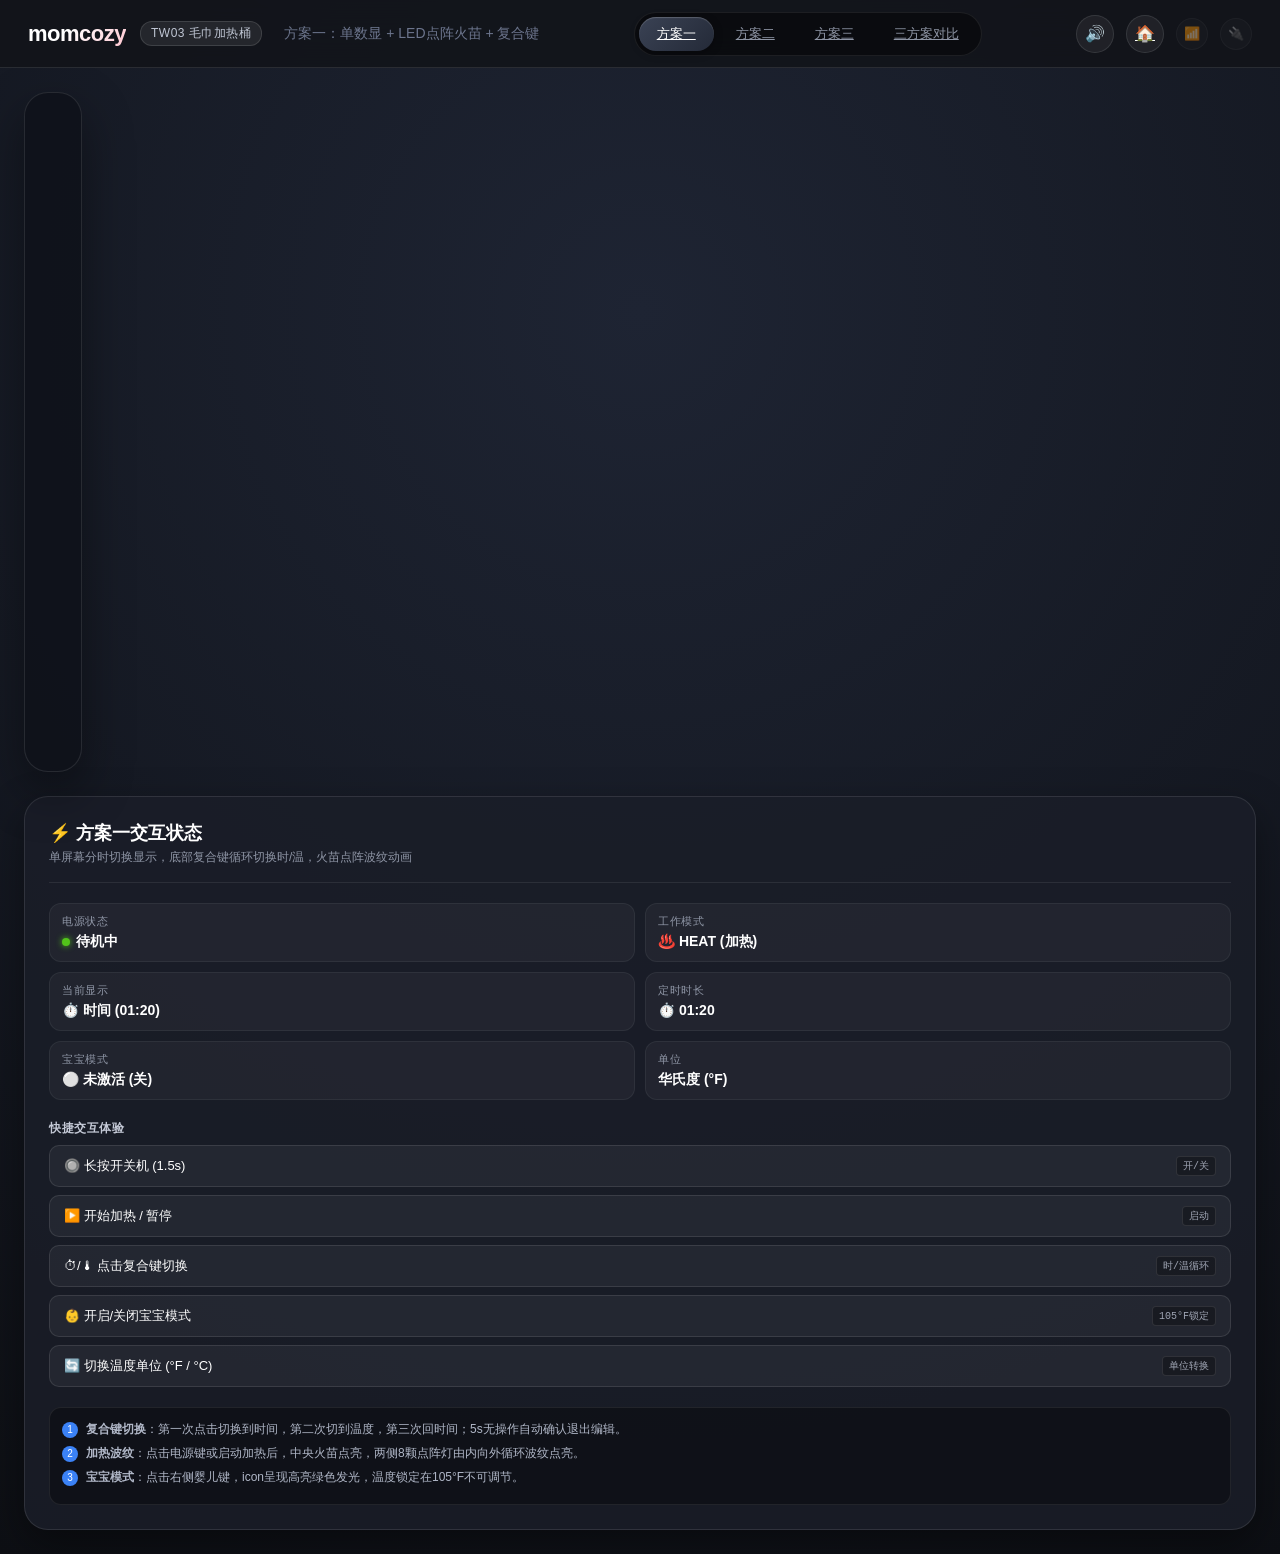
<file: scheme1.html>
<!DOCTYPE html>
<html lang="zh-CN">
<head>
  <meta charset="UTF-8">
  <meta name="viewport" content="width=device-width, initial-scale=1.0">
  <title>Momcozy TW03 - 方案一体验Demo (单数显+点阵火苗)</title>
  <link rel="stylesheet" href="style.css">
</head>
<body>
  <header class="app-header">
    <div class="brand-section">
      <span class="brand-logo">momcozy</span>
      <span class="product-tag">TW03 毛巾加热桶</span>
      <span style="color: #6c758d; font-size: 14px; margin-left: 8px;">方案一：单数显 + LED点阵火苗 + 复合键</span>
    </div>
    <div class="scheme-nav">
      <a href="scheme1.html" class="nav-tab active">方案一</a>
      <a href="scheme2.html" class="nav-tab">方案二</a>
      <a href="scheme3.html" class="nav-tab">方案三</a>
      <a href="index.html" class="nav-tab">三方案对比</a>
    </div>
    <div class="header-actions">
      <button class="btn-icon" id="btnSound" title="声音开/关">🔊</button>
      <a href="index.html" class="btn-icon" title="返回主页">🏠</a>
      <button class="btn-ble" id="btnBle" title="硬件调试: 点击通过蓝牙无线连接 ESP32-S3 (继电器控制)">📶</button>
      <button class="btn-serial" id="btnSerial" title="硬件调试: 点击连接 USB 串口 (继电器控制)">🔌</button>
    </div>
  </header>

  <main class="app-container">
    <!-- Interactive Device Viewport -->
    <div class="stage-container">
      <div class="device-wrapper" id="scheme1Device">
        <img class="device-bg" src="images/设备面板.png" alt="Momcozy TW03 设备面板">

        <div class="device-touch-layer">
          <!-- Time & Temp Selection Tabs -->
          <div class="pos-time-tab" id="s1TabTime">
            <div class="tab-label">Time</div>
            <div class="tab-indicator-line"></div>
          </div>
          <div class="pos-temp-tab" id="s1TabTemp">
            <div class="tab-label active">Temp</div>
            <div class="tab-indicator-line active"></div>
          </div>

          <!-- Status Icons -->
          <img class="status-icon s1-icon-wifi active" src="images/名称=wifi.svg" alt="Wifi">
          <img class="status-icon s1-icon-alarm" src="images/名称=闹铃.svg" alt="Alarm">
          <img class="status-icon s1-icon-ion" src="images/名称=离子加热_绿.svg" alt="Ion">
          <img class="status-icon s1-icon-f active" src="images/名称=华氏度.svg" alt="°F">
          <img class="status-icon s1-icon-c" src="images/名称=摄氏度.svg" alt="°C">
          <img class="status-icon s1-icon-lock" src="images/名称=童锁.svg" alt="Lock">

          <!-- 7-Segment Digital Display -->
          <div class="s1-digits"></div>

          <!-- Flame + Dot Matrix Indicator -->
          <div class="s1-indicator-bar">
            <div class="indicator-dot" data-idx="0"></div>
            <div class="indicator-dot" data-idx="1"></div>
            <div class="indicator-dot" data-idx="2"></div>
            <div class="indicator-dot" data-idx="3"></div>
            <svg class="indicator-flame" viewBox="0 0 42 42" fill="none">
              <path d="M34.0292 9.17647C28.0292 10.5882 26.9704 15.5294 27.6763 18.3529C23.441 13.4118 23.441 8.11765 23.441 0C10.0292 4.94118 13.2057 19.4118 12.8527 23.6471C9.67627 20.8235 8.97039 14.4706 8.97039 14.4706C5.44097 16.2353 3.67627 21.1765 3.67627 25.0588C3.67627 34.5882 11.441 42 20.9704 42C30.4998 42 38.2645 34.2353 38.2645 25.0588C38.2645 19.4118 34.0292 16.5882 34.0292 9.17647Z" fill="currentColor"/>
            </svg>
            <div class="indicator-dot" data-idx="4"></div>
            <div class="indicator-dot" data-idx="5"></div>
            <div class="indicator-dot" data-idx="6"></div>
            <div class="indicator-dot" data-idx="7"></div>
          </div>

          <!-- Adjust Buttons -->
          <div class="btn-touch btn-adjust-left" id="s1BtnMinus" title="减少参数">
            <img src="images/减号.svg" alt="-" style="width:100%;height:100%;">
          </div>
          <div class="btn-touch btn-adjust-right" id="s1BtnPlus" title="增加参数">
            <img src="images/加号.svg" alt="+" style="width:100%;height:100%;">
          </div>

          <!-- Bottom Control Row -->
          <!-- Left: Composite Key -->
          <div class="btn-touch btn-composite-key" id="s1BtnComp" title="时间/温度复合切换 (长按切换单位)">
            <img src="images/时间:温度icon/状态=半亮.svg" alt="Time/Temp" style="width:100%;height:100%;">
          </div>

          <!-- Center: Heat-Dry Pill Bar -->
          <div class="pill-bar-container">
            <img class="pill-outline-svg" src="images/Heat-Dry模式pill栏.svg" alt="Pill">
            <div class="pill-section pill-heat active" id="s1PillHeat">Heat</div>
            <div class="pill-power-center power-persist" id="s1PillPower" title="短按启动/暂停，长按1.5s开关机">
              <img src="images/电源启停键尺寸1.svg" alt="Power">
            </div>
            <div class="pill-section pill-dry" id="s1PillDry">Dry</div>
          </div>

          <!-- Right: Baby Mode Key -->
          <div class="btn-touch btn-baby-key" id="s1BtnBaby" title="宝宝模式 (锁定105°F安全温)">
            <img src="images/宝宝模式.svg" alt="Baby Mode" style="width:100%;height:100%;">
          </div>
        </div>
      </div>
    </div>

    <!-- HUD Control & Status Dock -->
    <aside class="hud-panel">
      <div class="hud-header">
        <div class="hud-title">⚡ 方案一交互状态</div>
        <div class="hud-subtitle">单屏幕分时切换显示，底部复合键循环切换时/温，火苗点阵波纹动画</div>
      </div>

      <div class="status-badge-grid">
        <div class="status-card">
          <span class="status-card-label">电源状态</span>
          <span class="status-card-val" id="hudPower">
            <span class="status-indicator-dot green"></span> 待机中
          </span>
        </div>
        <div class="status-card">
          <span class="status-card-label">工作模式</span>
          <span class="status-card-val" id="hudMode">♨️ HEAT (加热)</span>
        </div>
        <div class="status-card">
          <span class="status-card-label">当前显示</span>
          <span class="status-card-val" id="hudDisplay">🌡️ 温度 (140°F)</span>
        </div>
        <div class="status-card">
          <span class="status-card-label">定时时长</span>
          <span class="status-card-val" id="hudTime">⏱️ 00:40</span>
        </div>
        <div class="status-card">
          <span class="status-card-label">宝宝模式</span>
          <span class="status-card-val" id="hudBaby">未激活 (关)</span>
        </div>
        <div class="status-card">
          <span class="status-card-label">单位</span>
          <span class="status-card-val" id="hudUnit">华氏度 (°F)</span>
        </div>
      </div>

      <div class="scenario-section">
        <span class="section-label">快捷交互体验</span>
        <div class="action-btn-group">
          <button class="action-btn" id="actTogglePower">
            <span>🔘 长按开关机 (1.5s)</span>
            <kbd>开/关</kbd>
          </button>
          <button class="action-btn" id="actStartHeat">
            <span>▶️ 开始加热 / 暂停</span>
            <kbd>启动</kbd>
          </button>
          <button class="action-btn" id="actCompKey">
            <span>⏱/🌡 点击复合键切换</span>
            <kbd>时/温循环</kbd>
          </button>
          <button class="action-btn" id="actBaby">
            <span>👶 开启/关闭宝宝模式</span>
            <kbd>105°F锁定</kbd>
          </button>
          <button class="action-btn" id="actUnit">
            <span>🔄 切换温度单位 (°F / °C)</span>
            <kbd>单位转换</kbd>
          </button>
        </div>
      </div>

      <div class="interaction-guide-box">
        <div class="guide-step">
          <span class="guide-badge">1</span>
          <span><strong>复合键切换</strong>：第一次点击切换到时间，第二次切到温度，第三次回时间；5s无操作自动确认退出编辑。</span>
        </div>
        <div class="guide-step">
          <span class="guide-badge">2</span>
          <span><strong>加热波纹</strong>：点击电源键或启动加热后，中央火苗点亮，两侧8颗点阵灯由内向外循环波纹点亮。</span>
        </div>
        <div class="guide-step">
          <span class="guide-badge">3</span>
          <span><strong>宝宝模式</strong>：点击右侧婴儿键，icon呈现高亮绿色发光，温度锁定在105°F不可调节。</span>
        </div>
      </div>
    </aside>
  </main>

  <script src="script.js"></script>
  <script>
    if (window.self !== window.top || location.search.includes('embed=true')) {
      document.body.classList.add('is-embedded');
    }
    document.addEventListener('DOMContentLoaded', () => {
      const deviceEl = document.getElementById('scheme1Device');
      const hudPower = document.getElementById('hudPower');
      const hudMode = document.getElementById('hudMode');
      const hudDisplay = document.getElementById('hudDisplay');
      const hudTime = document.getElementById('hudTime');
      const hudBaby = document.getElementById('hudBaby');
      const hudUnit = document.getElementById('hudUnit');

      const s1 = new Scheme1Controller(deviceEl, (state) => {
        let pTxt = '待机中';
        let pClass = 'green';
        if (state.power === 'off') { pTxt = '已关机'; pClass = ''; }
        else if (state.power === 'running') { pTxt = '运行加热中...'; pClass = 'orange'; }
        else if (state.power === 'paused') { pTxt = '已暂停'; pClass = 'gold'; }

        hudPower.innerHTML = `<span class="status-indicator-dot ${pClass}"></span> ${pTxt}`;
        hudMode.textContent = state.mode === 'heat' ? '♨️ HEAT (加热)' : '💨 DRY (烘干)';
        hudDisplay.textContent = state.displayMode === 'temp' 
          ? `🌡️ 温度 (${state.temp}°${state.unit})` 
          : `⏱️ 时间 (${state.time})`;
        hudTime.textContent = `⏱️ ${state.time}`;
        hudBaby.textContent = state.babyMode ? '🟢 已激活 (105°F锁定)' : '⚪ 未激活 (关)';
        hudBaby.style.color = state.babyMode ? '#52c41a' : '#fff';
        hudUnit.textContent = state.unit === 'F' ? '华氏度 (°F)' : '摄氏度 (°C)';
      });

      // Quick Action Buttons
      document.getElementById('actTogglePower').addEventListener('click', () => s1.toggleOnOff());
      document.getElementById('actStartHeat').addEventListener('click', () => s1.toggleStartPause());
      document.getElementById('actCompKey').addEventListener('click', () => s1.cycleCompositeKey());
      document.getElementById('actBaby').addEventListener('click', () => s1.toggleBabyMode());
      document.getElementById('actUnit').addEventListener('click', () => s1.toggleUnit());

      // Sound button
      const soundBtn = document.getElementById('btnSound');
      soundBtn.addEventListener('click', () => {
        sound.muted = !sound.muted;
        soundBtn.textContent = sound.muted ? '🔇' : '🔊';
        soundBtn.classList.toggle('active', !sound.muted);
      });
    });
  </script>
</body>
</html>
</file>
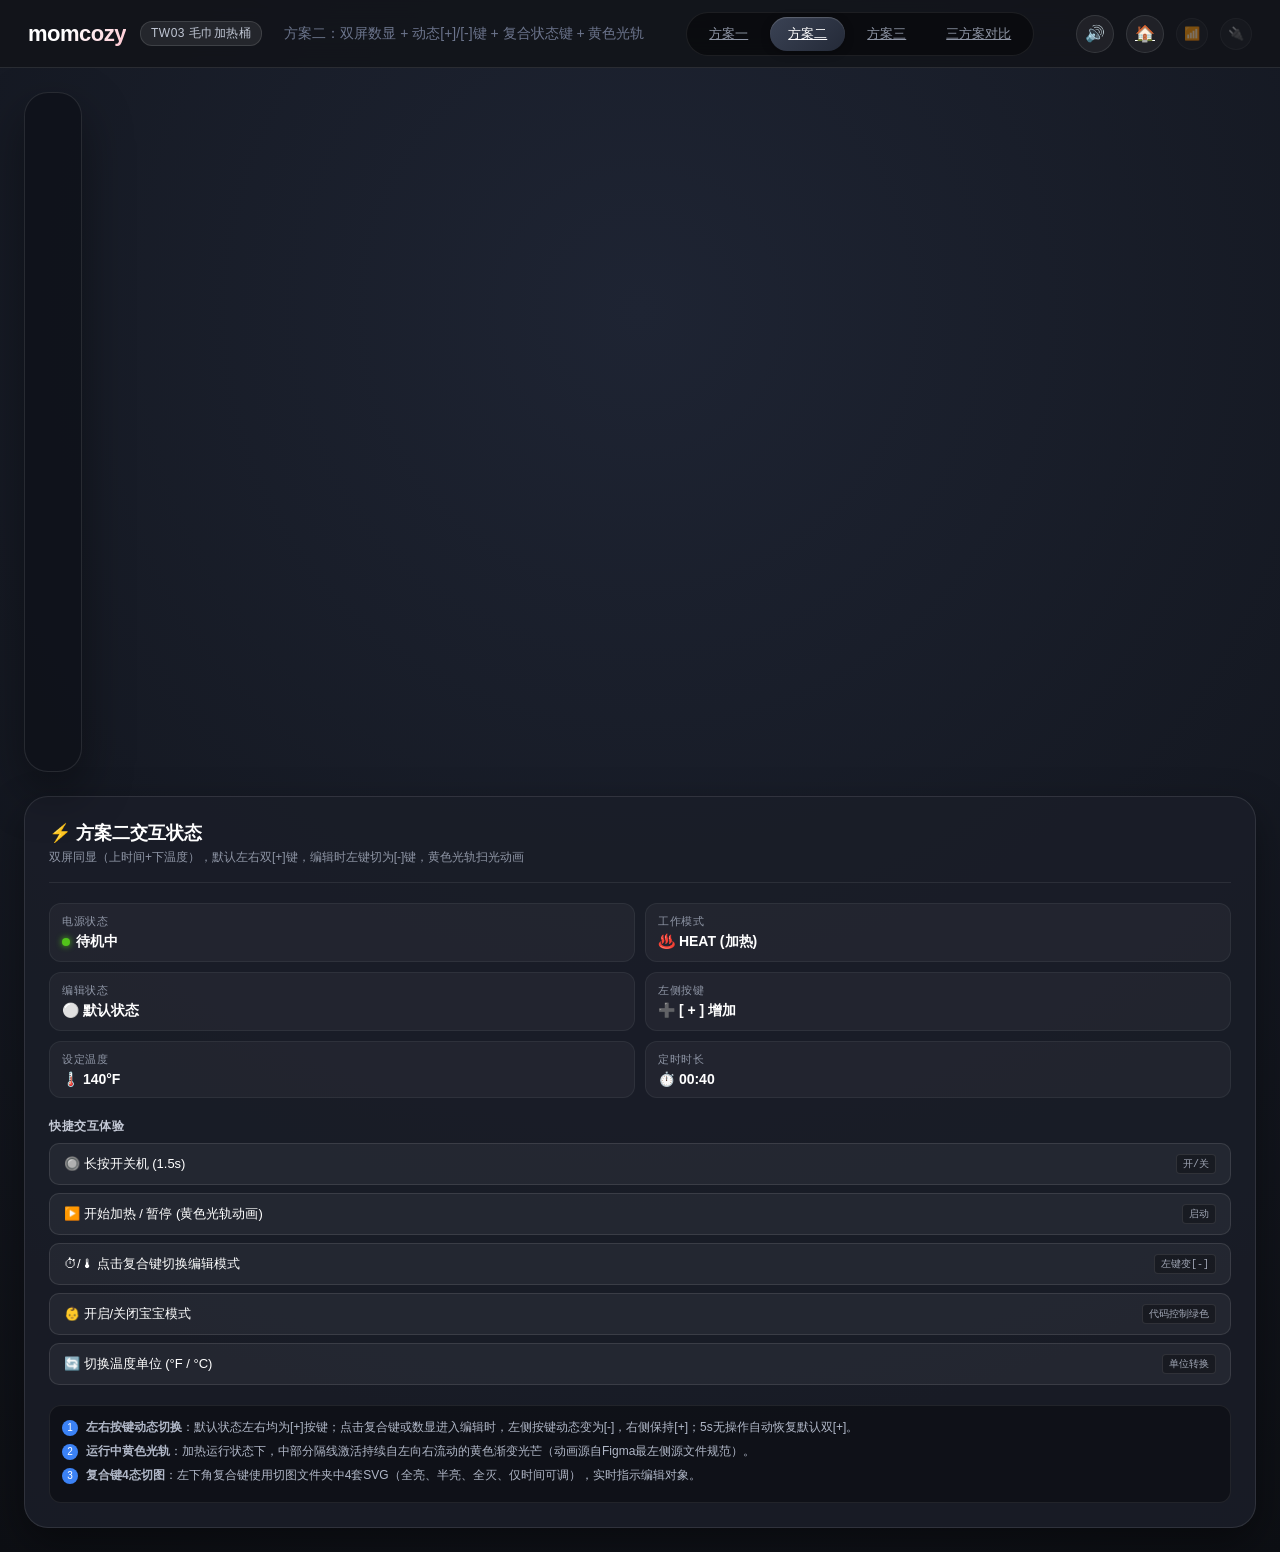
<file: scheme2.html>
<!DOCTYPE html>
<html lang="zh-CN">
<head>
  <meta charset="UTF-8">
  <meta name="viewport" content="width=device-width, initial-scale=1.0">
  <title>Momcozy TW03 - 方案二体验Demo (双屏显示+动态加减键+黄色光轨)</title>
  <link rel="stylesheet" href="style.css">
</head>
<body>
  <header class="app-header">
    <div class="brand-section">
      <span class="brand-logo">momcozy</span>
      <span class="product-tag">TW03 毛巾加热桶</span>
      <span style="color: #6c758d; font-size: 14px; margin-left: 8px;">方案二：双屏数显 + 动态[+]/[-]键 + 复合状态键 + 黄色光轨</span>
    </div>
    <div class="scheme-nav">
      <a href="scheme1.html" class="nav-tab">方案一</a>
      <a href="scheme2.html" class="nav-tab active">方案二</a>
      <a href="scheme3.html" class="nav-tab">方案三</a>
      <a href="index.html" class="nav-tab">三方案对比</a>
    </div>
    <div class="header-actions">
      <button class="btn-icon" id="btnSound" title="声音开/关">🔊</button>
      <a href="index.html" class="btn-icon" title="返回主页">🏠</a>
      <button class="btn-ble" id="btnBle" title="硬件调试: 点击通过蓝牙无线连接 ESP32-S3 (继电器控制)">📶</button>
      <button class="btn-serial" id="btnSerial" title="硬件调试: 点击连接 USB 串口 (继电器控制)">🔌</button>
    </div>
  </header>

  <main class="app-container">
    <!-- Interactive Device Viewport -->
    <div class="stage-container">
      <div class="device-wrapper" id="scheme2Device">
        <img class="device-bg" src="images/设备面板.png" alt="Momcozy TW03 设备面板">

        <div class="device-touch-layer">
          <!-- Status Icons (above Time Display) -->
          <img class="status-icon s2-icon-wifi active" src="images/名称=wifi.svg" alt="Wifi">
          <img class="status-icon s2-icon-alarm" src="images/名称=闹铃.svg" alt="Alarm">
          <img class="status-icon s2-icon-ion" src="images/名称=离子加热_绿.svg" alt="Ion">
          <img class="status-icon s2-icon-lock" src="images/名称=童锁.svg" alt="Lock">

          <!-- Upper Time Digits -->
          <div class="digit-display s23-time-digits" title="点击编辑时间"></div>

          <!-- Middle Yellow Divider Line (Sweeping light when running) -->
          <div class="divider-line-container s2-divider">
            <div class="divider-static-line"></div>
            <div class="divider-glow-sweep"></div>
          </div>

          <!-- Lower Temp Digits -->
          <div class="digit-display s2-temp-digits" title="点击编辑温度"></div>

          <!-- Temp Units at right of temp digits -->
          <img class="status-icon s2-icon-f active" src="images/名称=华氏度.svg" alt="°F">
          <img class="status-icon s2-icon-c" src="images/名称=摄氏度.svg" alt="°C">

          <!-- Adjust Buttons: Left is [-], Right is [+] per Figma -->
          <div class="btn-touch btn-adjust-left s2-adjust-left" id="s2BtnLeft" title="减少参数 [-]">
            <img src="images/减号.svg" alt="-">
          </div>
          <div class="btn-touch btn-adjust-right s2-adjust-right" id="s2BtnRight" title="增加参数 [+]">
            <img src="images/加号.svg" alt="+">
          </div>

          <!-- Bottom Control Row -->
          <!-- Left: Composite Key with 4 SVG state icons -->
          <div class="btn-touch btn-composite-key s2-composite-key" id="s2BtnComp" title="点击切换时/温编辑状态">
            <img src="images/时间:温度icon/状态=半亮.svg" alt="Time/Temp Key" style="width:100%;height:100%;">
          </div>

          <!-- Center: Heat-Dry Pill Bar with Power Button -->
          <div class="pill-bar-container s2-pill-bar">
            <img class="pill-outline-svg" src="images/Heat-Dry模式pill栏.svg" alt="Pill">
            <div class="pill-section pill-heat active" id="s2PillHeat">Heat</div>
            <div class="pill-power-center power-persist" id="s2PillPower" title="短按启动/暂停，长按1.5s开关机">
              <img src="images/电源启停键尺寸1.svg" alt="Power">
            </div>
            <div class="pill-section pill-dry" id="s2PillDry">Dry</div>
          </div>

          <!-- Right: Baby Mode Key -->
          <div class="btn-touch btn-baby-key s2-baby-key" id="s2BtnBaby" title="宝宝模式 (绿色发光，锁定105°F安全温)">
            <img src="images/宝宝模式.svg" alt="Baby Mode" style="width:100%;height:100%;">
          </div>
        </div>
      </div>
    </div>

    <!-- HUD Control & Status Dock -->
    <aside class="hud-panel">
      <div class="hud-header">
        <div class="hud-title">⚡ 方案二交互状态</div>
        <div class="hud-subtitle">双屏同显（上时间+下温度），默认左右双[+]键，编辑时左键切为[-]键，黄色光轨扫光动画</div>
      </div>

      <div class="status-badge-grid">
        <div class="status-card">
          <span class="status-card-label">电源状态</span>
          <span class="status-card-val" id="hudPower">
            <span class="status-indicator-dot green"></span> 待机中
          </span>
        </div>
        <div class="status-card">
          <span class="status-card-label">工作模式</span>
          <span class="status-card-val" id="hudMode">♨️ HEAT (加热)</span>
        </div>
        <div class="status-card">
          <span class="status-card-label">编辑状态</span>
          <span class="status-card-val" id="hudEdit">⚪ 默认模式 (左右双[+])</span>
        </div>
        <div class="status-card">
          <span class="status-card-label">左侧按键</span>
          <span class="status-card-val" id="hudLeftBtn">➕ [ + ] 增加</span>
        </div>
        <div class="status-card">
          <span class="status-card-label">设定温度</span>
          <span class="status-card-val" id="hudTemp">🌡️ 140°F</span>
        </div>
        <div class="status-card">
          <span class="status-card-label">定时时长</span>
          <span class="status-card-val" id="hudTime">⏱️ 00:40</span>
        </div>
      </div>

      <div class="scenario-section">
        <span class="section-label">快捷交互体验</span>
        <div class="action-btn-group">
          <button class="action-btn" id="actTogglePower">
            <span>🔘 长按开关机 (1.5s)</span>
            <kbd>开/关</kbd>
          </button>
          <button class="action-btn" id="actStartHeat">
            <span>▶️ 开始加热 / 暂停 (黄色光轨动画)</span>
            <kbd>启动</kbd>
          </button>
          <button class="action-btn" id="actCompKey">
            <span>⏱/🌡 点击复合键切换编辑模式</span>
            <kbd>左键变[-]</kbd>
          </button>
          <button class="action-btn" id="actBaby">
            <span>👶 开启/关闭宝宝模式</span>
            <kbd>代码控制绿色</kbd>
          </button>
          <button class="action-btn" id="actUnit">
            <span>🔄 切换温度单位 (°F / °C)</span>
            <kbd>单位转换</kbd>
          </button>
        </div>
      </div>

      <div class="interaction-guide-box">
        <div class="guide-step">
          <span class="guide-badge">1</span>
          <span><strong>左右按键动态切换</strong>：默认状态左右均为[+]按键；点击复合键或数显进入编辑时，左侧按键动态变为[-]，右侧保持[+]；5s无操作自动恢复默认双[+]。</span>
        </div>
        <div class="guide-step">
          <span class="guide-badge">2</span>
          <span><strong>运行中黄色光轨</strong>：加热运行状态下，中部分隔线激活持续自左向右流动的黄色渐变光芒（动画源自Figma最左侧源文件规范）。</span>
        </div>
        <div class="guide-step">
          <span class="guide-badge">3</span>
          <span><strong>复合键4态切图</strong>：左下角复合键使用切图文件夹中4套SVG（全亮、半亮、全灭、仅时间可调），实时指示编辑对象。</span>
        </div>
      </div>
    </aside>
  </main>

  <script src="script.js"></script>
  <script>
    if (window.self !== window.top || location.search.includes('embed=true')) {
      document.body.classList.add('is-embedded');
    }
    document.addEventListener('DOMContentLoaded', () => {
      const deviceEl = document.getElementById('scheme2Device');
      const hudPower = document.getElementById('hudPower');
      const hudMode = document.getElementById('hudMode');
      const hudEdit = document.getElementById('hudEdit');
      const hudLeftBtn = document.getElementById('hudLeftBtn');
      const hudTemp = document.getElementById('hudTemp');
      const hudTime = document.getElementById('hudTime');

      const s2 = new Scheme2Controller(deviceEl, (state) => {
        let pTxt = '待机中';
        let pClass = 'green';
        if (state.power === 'off') { pTxt = '已关机'; pClass = ''; }
        else if (state.power === 'running') { pTxt = '加热运行中 (光轨扫光)'; pClass = 'orange'; }
        else if (state.power === 'paused') { pTxt = '已暂停'; pClass = 'gold'; }

        hudPower.innerHTML = `<span class="status-indicator-dot ${pClass}"></span> ${pTxt}`;
        hudMode.textContent = state.mode === 'heat' ? '♨️ HEAT (加热)' : '💨 DRY (烘干)';
        
        if (state.editMode === 'time') {
          hudEdit.innerHTML = '<span style="color:#60a5fa">⏱️ 时间编辑中 (闪烁)</span>';
          hudLeftBtn.textContent = '➖ [ - ] 减少';
        } else if (state.editMode === 'temp') {
          hudEdit.innerHTML = '<span style="color:#f59e0b">🌡️ 温度编辑中 (闪烁)</span>';
          hudLeftBtn.textContent = '➖ [ - ] 减少';
        } else {
          hudEdit.textContent = '⚪ 默认状态';
          hudLeftBtn.textContent = '➕ [ + ] 增加';
        }

        hudTemp.textContent = state.mode === 'heat' ? `🌡️ ${state.temp}°${state.unit}` : '— — —';
        hudTime.textContent = `⏱️ ${state.time}`;
      });

      // Quick Actions
      document.getElementById('actTogglePower').addEventListener('click', () => s2.toggleOnOff());
      document.getElementById('actStartHeat').addEventListener('click', () => s2.toggleStartPause());
      document.getElementById('actCompKey').addEventListener('click', () => s2.cycleCompositeKey());
      document.getElementById('actBaby').addEventListener('click', () => s2.toggleBabyMode());
      document.getElementById('actUnit').addEventListener('click', () => s2.toggleUnit());

      // Sound button
      const soundBtn = document.getElementById('btnSound');
      soundBtn.addEventListener('click', () => {
        sound.muted = !sound.muted;
        soundBtn.textContent = sound.muted ? '🔇' : '🔊';
        soundBtn.classList.toggle('active', !sound.muted);
      });
    });
  </script>
</body>
</html>
</file>
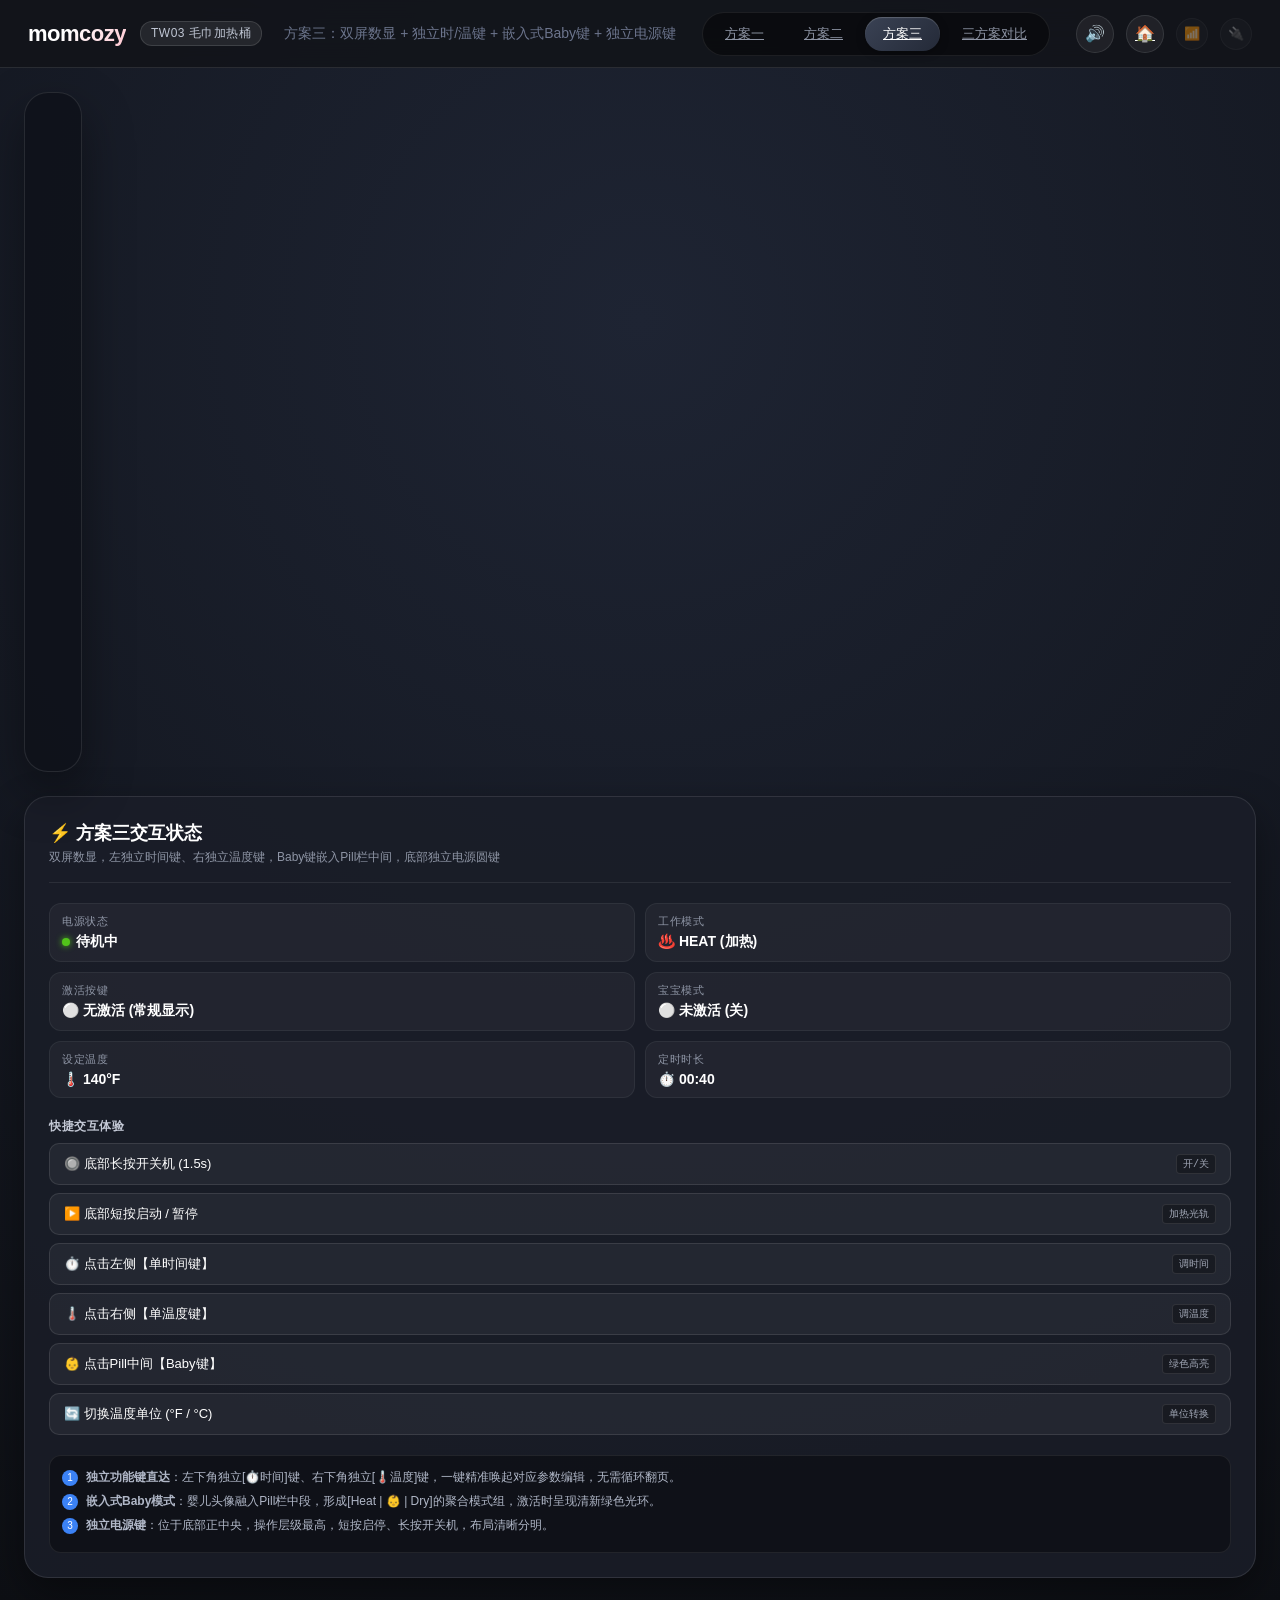
<file: scheme3.html>
<!DOCTYPE html>
<html lang="zh-CN">
<head>
  <meta charset="UTF-8">
  <meta name="viewport" content="width=device-width, initial-scale=1.0">
  <title>Momcozy TW03 - 方案三体验Demo (独立时/温键+嵌入式Baby键+独立电源)</title>
  <link rel="stylesheet" href="style.css">
</head>
<body>
  <header class="app-header">
    <div class="brand-section">
      <span class="brand-logo">momcozy</span>
      <span class="product-tag">TW03 毛巾加热桶</span>
      <span style="color: #6c758d; font-size: 14px; margin-left: 8px;">方案三：双屏数显 + 独立时/温键 + 嵌入式Baby键 + 独立电源键</span>
    </div>
    <div class="scheme-nav">
      <a href="scheme1.html" class="nav-tab">方案一</a>
      <a href="scheme2.html" class="nav-tab">方案二</a>
      <a href="scheme3.html" class="nav-tab active">方案三</a>
      <a href="index.html" class="nav-tab">三方案对比</a>
    </div>
    <div class="header-actions">
      <button class="btn-icon" id="btnSound" title="声音开/关">🔊</button>
      <a href="index.html" class="btn-icon" title="返回主页">🏠</a>
      <button class="btn-ble" id="btnBle" title="硬件调试: 点击通过蓝牙无线连接 ESP32-S3 (继电器控制)">📶</button>
      <button class="btn-serial" id="btnSerial" title="硬件调试: 点击连接 USB 串口 (继电器控制)">🔌</button>
    </div>
  </header>

  <main class="app-container">
    <!-- Interactive Device Viewport -->
    <div class="stage-container">
      <div class="device-wrapper" id="scheme3Device">
        <img class="device-bg" src="images/设备面板.png" alt="Momcozy TW03 设备面板">

        <div class="device-touch-layer">
          <!-- Status Icons -->
          <img class="status-icon s3-icon-wifi active" src="images/名称=wifi.svg" alt="Wifi">
          <img class="status-icon s3-icon-alarm" src="images/名称=闹铃.svg" alt="Alarm">
          <img class="status-icon s3-icon-lock" src="images/名称=童锁.svg" alt="Lock">
          <img class="status-icon s3-icon-ion" src="images/名称=离子加热_绿.svg" alt="Ion">

          <!-- Upper Time Digits -->
          <div class="digit-display s3-time-digits" title="点击编辑时间"></div>

          <!-- Middle Yellow Divider Line (Sweeping light when running) -->
          <div class="divider-line-container s3-divider">
            <div class="divider-static-line"></div>
            <div class="divider-glow-sweep"></div>
          </div>

          <!-- Lower Temp Digits -->
          <div class="digit-display s3-temp-digits" title="点击编辑温度"></div>

          <!-- Temp Units at right of temp digits -->
          <img class="status-icon s3-icon-f active" src="images/名称=华氏度.svg" alt="°F">
          <img class="status-icon s3-icon-c" src="images/名称=摄氏度.svg" alt="°C">

          <!-- Adjust Buttons: Standard [-] on left, [+] on right -->
          <div class="btn-touch s3-adjust-left" id="s3BtnMinus" title="减少参数 [-]">
            <img src="images/减号.svg" alt="-" style="width:100%;height:100%;">
          </div>
          <div class="btn-touch s3-adjust-right" id="s3BtnPlus" title="增加参数 [+]">
            <img src="images/加号.svg" alt="+" style="width:100%;height:100%;">
          </div>

          <!-- Control Row 1: Left Single Time Key, Center [Heat | Baby | Dry] Pill, Right Single Temp Key -->
          <!-- Left: Independent Time Button -->
          <div class="btn-touch s3-time-btn" id="s3BtnTime" title="点击直接进入时间编辑">
            <img src="images/icon_单时间.svg" alt="Time Key" style="width:100%;height:100%;">
          </div>

          <!-- Center Pill: Heat - Baby - Dry -->
          <div class="pill-bar-container s3-pill-bar">
            <img class="pill-outline-svg" src="images/Heat-Dry模式pill栏.svg" alt="Pill">
            <div class="pill-section pill-heat active" id="s3PillHeat">Heat</div>
            <!-- Embedded Baby Mode in Pill center! -->
            <div class="pill-baby-center" id="s3PillBaby" title="宝宝模式 (点击锁定105°F安全温)">
              <img src="images/宝宝模式.svg" alt="Baby">
            </div>
            <div class="pill-section pill-dry" id="s3PillDry">Dry</div>
          </div>

          <!-- Right: Independent Temp Button -->
          <div class="btn-touch s3-temp-btn" id="s3BtnTemp" title="点击直接进入温度编辑">
            <img src="images/icon_单温度.svg" alt="Temp Key" style="width:100%;height:100%;">
          </div>

          <!-- Control Row 2: Standalone Bottom Center Power Button -->
          <div class="btn-touch s3-power-btn power-persist" id="s3BtnPower" title="短按启动/暂停加热，长按1.5s开关机">
            <img src="images/电源启停键尺寸2.svg" alt="Power">
          </div>
        </div>
      </div>
    </div>

    <!-- HUD Control & Status Dock -->
    <aside class="hud-panel">
      <div class="hud-header">
        <div class="hud-title">⚡ 方案三交互状态</div>
        <div class="hud-subtitle">双屏数显，左独立时间键、右独立温度键，Baby键嵌入Pill栏中间，底部独立电源圆键</div>
      </div>

      <div class="status-badge-grid">
        <div class="status-card">
          <span class="status-card-label">电源状态</span>
          <span class="status-card-val" id="hudPower">
            <span class="status-indicator-dot green"></span> 待机中
          </span>
        </div>
        <div class="status-card">
          <span class="status-card-label">工作模式</span>
          <span class="status-card-val" id="hudMode">♨️ HEAT (加热)</span>
        </div>
        <div class="status-card">
          <span class="status-card-label">激活按键</span>
          <span class="status-card-val" id="hudActiveKey">⚪ 无激活 (常规)</span>
        </div>
        <div class="status-card">
          <span class="status-card-label">宝宝模式</span>
          <span class="status-card-val" id="hudBaby">未激活 (关)</span>
        </div>
        <div class="status-card">
          <span class="status-card-label">设定温度</span>
          <span class="status-card-val" id="hudTemp">🌡️ 140°F</span>
        </div>
        <div class="status-card">
          <span class="status-card-label">定时时长</span>
          <span class="status-card-val" id="hudTime">⏱️ 00:40</span>
        </div>
      </div>

      <div class="scenario-section">
        <span class="section-label">快捷交互体验</span>
        <div class="action-btn-group">
          <button class="action-btn" id="actTogglePower">
            <span>🔘 底部长按开关机 (1.5s)</span>
            <kbd>开/关</kbd>
          </button>
          <button class="action-btn" id="actStartHeat">
            <span>▶️ 底部短按启动 / 暂停</span>
            <kbd>加热光轨</kbd>
          </button>
          <button class="action-btn" id="actTimeKey">
            <span>⏱️ 点击左侧【单时间键】</span>
            <kbd>调时间</kbd>
          </button>
          <button class="action-btn" id="actTempKey">
            <span>🌡️ 点击右侧【单温度键】</span>
            <kbd>调温度</kbd>
          </button>
          <button class="action-btn" id="actBaby">
            <span>👶 点击Pill中间【Baby键】</span>
            <kbd>绿色高亮</kbd>
          </button>
          <button class="action-btn" id="actUnit">
            <span>🔄 切换温度单位 (°F / °C)</span>
            <kbd>单位转换</kbd>
          </button>
        </div>
      </div>

      <div class="interaction-guide-box">
        <div class="guide-step">
          <span class="guide-badge">1</span>
          <span><strong>独立功能键直达</strong>：左下角独立[⏱️时间]键、右下角独立[🌡️温度]键，一键精准唤起对应参数编辑，无需循环翻页。</span>
        </div>
        <div class="guide-step">
          <span class="guide-badge">2</span>
          <span><strong>嵌入式Baby模式</strong>：婴儿头像融入Pill栏中段，形成[Heat | 👶 | Dry]的聚合模式组，激活时呈现清新绿色光环。</span>
        </div>
        <div class="guide-step">
          <span class="guide-badge">3</span>
          <span><strong>独立电源键</strong>：位于底部正中央，操作层级最高，短按启停、长按开关机，布局清晰分明。</span>
        </div>
      </div>
    </aside>
  </main>

  <script src="script.js"></script>
  <script>
    if (window.self !== window.top || location.search.includes('embed=true')) {
      document.body.classList.add('is-embedded');
    }
    document.addEventListener('DOMContentLoaded', () => {
      const deviceEl = document.getElementById('scheme3Device');
      const hudPower = document.getElementById('hudPower');
      const hudMode = document.getElementById('hudMode');
      const hudActiveKey = document.getElementById('hudActiveKey');
      const hudBaby = document.getElementById('hudBaby');
      const hudTemp = document.getElementById('hudTemp');
      const hudTime = document.getElementById('hudTime');

      const s3 = new Scheme3Controller(deviceEl, (state) => {
        let pTxt = '待机中';
        let pClass = 'green';
        if (state.power === 'off') { pTxt = '已关机'; pClass = ''; }
        else if (state.power === 'running') { pTxt = '加热运行中 (光轨扫光)'; pClass = 'orange'; }
        else if (state.power === 'paused') { pTxt = '已暂停'; pClass = 'gold'; }

        hudPower.innerHTML = `<span class="status-indicator-dot ${pClass}"></span> ${pTxt}`;
        hudMode.textContent = state.mode === 'heat' ? '♨️ HEAT (加热)' : '💨 DRY (烘干)';
        
        if (state.editMode === 'time') {
          hudActiveKey.innerHTML = '<span style="color:#60a5fa">⏱️ 左侧单时间键 (编辑中)</span>';
        } else if (state.editMode === 'temp') {
          hudActiveKey.innerHTML = '<span style="color:#f59e0b">🌡️ 右侧单温度键 (编辑中)</span>';
        } else {
          hudActiveKey.textContent = '⚪ 无激活 (常规显示)';
        }

        hudBaby.textContent = state.babyMode ? '🟢 已激活 (105°F锁定)' : '⚪ 未激活 (关)';
        hudBaby.style.color = state.babyMode ? '#52c41a' : '#fff';
        hudTemp.textContent = state.mode === 'heat' ? `🌡️ ${state.temp}°${state.unit}` : '— — —';
        hudTime.textContent = `⏱️ ${state.time}`;
      });

      // Quick Actions
      document.getElementById('actTogglePower').addEventListener('click', () => s3.toggleOnOff());
      document.getElementById('actStartHeat').addEventListener('click', () => s3.toggleStartPause());
      document.getElementById('actTimeKey').addEventListener('click', () => s3.toggleTimeEdit());
      document.getElementById('actTempKey').addEventListener('click', () => s3.toggleTempEdit());
      document.getElementById('actBaby').addEventListener('click', () => s3.toggleBabyMode());
      document.getElementById('actUnit').addEventListener('click', () => s3.toggleUnit());

      // Sound button
      const soundBtn = document.getElementById('btnSound');
      soundBtn.addEventListener('click', () => {
        sound.muted = !sound.muted;
        soundBtn.textContent = sound.muted ? '🔇' : '🔊';
        soundBtn.classList.toggle('active', !sound.muted);
      });
    });
  </script>
</body>
</html>
</file>
<file: style.css>
/* ==========================================================================
   Momcozy TW03 Towel Warmer Interactive Demos - Unified Design System
   ========================================================================== */

:root {
  --primary-glow: rgba(255, 255, 255, 0.95);
  --primary-dim: rgba(255, 255, 255, 0.15);
  --primary-half: rgba(255, 255, 255, 0.45);
  --brand-pink: #FF8FA3;
  --accent-gold: #FFCC00;
  --accent-gold-glow: rgba(255, 204, 0, 0.65);
  --accent-flame: #FF7A00;
  --accent-green: #52C41A;
  --accent-green-glow: rgba(82, 196, 26, 0.75);
  --bg-dark: #12141A;
  --bg-card: rgba(26, 30, 40, 0.85);
  --card-border: rgba(255, 255, 255, 0.1);
  --text-main: #FFFFFF;
  --text-muted: #8E95A5;
  --font-family: -apple-system, BlinkMacSystemFont, "Segoe UI", Roboto, "PingFang SC", "Hiragino Sans GB", "Microsoft YaHei", sans-serif;
}

* {
  box-sizing: border-box;
  margin: 0;
  padding: 0;
  user-select: none;
  -webkit-user-select: none;
}

body {
  font-family: var(--font-family);
  background: radial-gradient(circle at 50% 20%, #1e2433 0%, #0d0f14 100%);
  color: var(--text-main);
  min-height: 100vh;
  display: flex;
  flex-direction: column;
  overflow-x: hidden;
}

/* ---------------- Top Navigation Bar ---------------- */
.app-header {
  height: 68px;
  background: rgba(18, 20, 26, 0.9);
  backdrop-filter: blur(16px);
  -webkit-backdrop-filter: blur(16px);
  border-bottom: 1px solid var(--card-border);
  display: flex;
  align-items: center;
  justify-content: space-between;
  padding: 0 28px;
  position: sticky;
  top: 0;
  z-index: 1000;
}

.brand-section {
  display: flex;
  align-items: center;
  gap: 14px;
}

.brand-logo {
  font-size: 22px;
  font-weight: 700;
  letter-spacing: -0.5px;
  background: linear-gradient(135deg, #ffffff 40%, #ffc6d0 100%);
  -webkit-background-clip: text;
  -webkit-text-fill-color: transparent;
}

.product-tag {
  background: rgba(255, 255, 255, 0.08);
  border: 1px solid rgba(255, 255, 255, 0.12);
  padding: 3px 10px;
  border-radius: 12px;
  font-size: 12px;
  color: #c0c6d4;
  letter-spacing: 0.5px;
}

.scheme-nav {
  display: flex;
  background: rgba(0, 0, 0, 0.4);
  padding: 4px;
  border-radius: 30px;
  border: 1px solid rgba(255, 255, 255, 0.08);
  gap: 4px;
}

.nav-tab {
  padding: 8px 18px;
  border-radius: 20px;
  font-size: 13px;
  font-weight: 500;
  color: var(--text-muted);
  cursor: pointer;
  transition: all 0.25s ease;
  border: none;
  background: transparent;
  display: flex;
  align-items: center;
  gap: 6px;
}

.nav-tab:hover {
  color: #fff;
  background: rgba(255, 255, 255, 0.05);
}

.nav-tab.active {
  background: linear-gradient(135deg, #3a4254 0%, #242a38 100%);
  color: #ffffff;
  box-shadow: 0 2px 10px rgba(0, 0, 0, 0.3), inset 0 1px 1px rgba(255, 255, 255, 0.2);
}

.header-actions {
  display: flex;
  align-items: center;
  gap: 12px;
}

.btn-icon {
  background: rgba(255, 255, 255, 0.06);
  border: 1px solid rgba(255, 255, 255, 0.1);
  color: #fff;
  width: 38px;
  height: 38px;
  border-radius: 50%;
  display: flex;
  align-items: center;
  justify-content: center;
  cursor: pointer;
  font-size: 16px;
  transition: all 0.2s ease;
}

.btn-icon:hover {
  background: rgba(255, 255, 255, 0.15);
  transform: translateY(-1px);
}

.btn-icon.active {
  background: rgba(82, 196, 26, 0.2);
  border-color: rgba(82, 196, 26, 0.5);
  color: #52c41a;
}

/* ---------------- Main Layout ---------------- */
.app-container {
  display: flex;
  flex: 1;
  padding: 24px;
  gap: 24px;
  max-width: 1720px;
  width: 100%;
  margin: 0 auto;
  align-items: flex-start;
}

/* ---------------- Device Stage ---------------- */
.stage-container {
  flex: 1;
  display: flex;
  flex-direction: column;
  align-items: center;
  justify-content: center;
  background: rgba(14, 17, 24, 0.75);
  border: 1px solid var(--card-border);
  border-radius: 24px;
  padding: 28px;
  box-shadow: 0 20px 50px rgba(0, 0, 0, 0.4);
  position: relative;
  min-height: 680px;
}

.device-wrapper {
  position: relative;
  width: 100%;
  max-width: 960px;
  aspect-ratio: 4080 / 2910;
  border-radius: 32px;
  overflow: hidden;
  box-shadow: 0 30px 60px rgba(0, 0, 0, 0.6), 0 0 100px rgba(255, 255, 255, 0.03);
  background: #e6e6e6;
}

.device-bg {
  position: absolute;
  inset: 0;
  width: 100%;
  height: 100%;
  object-fit: cover;
  pointer-events: none;
}

/* Interactive Overlay on top of device-panel */
.device-touch-layer {
  position: absolute;
  inset: 0;
  width: 100%;
  height: 100%;
  z-index: 10;
  transform: translateY(calc(-22% + 120px));
}

/* ---------------- Component Positioning Tokens (Percentage relative to 4080x2910) ---------------- */
.pos-time-tab {
  position: absolute;
  left: 42.19%;
  top: 39.18%;
  width: 7.11%;
  text-align: center;
  cursor: default;
  pointer-events: none;
  user-select: none;
  transition: all 0.2s ease;
}

.pos-temp-tab {
  position: absolute;
  left: 50.70%;
  top: 39.18%;
  width: 7.11%;
  text-align: center;
  cursor: default;
  pointer-events: none;
  user-select: none;
  transition: all 0.2s ease;
}

.tab-label {
  font-family: 'Montserrat', var(--font-family);
  font-size: clamp(12px, 1.35vw, 28px);
  font-weight: 600;
  letter-spacing: -0.5px;
  color: #fff;
  opacity: 0.15;
  transition: opacity 0.25s ease;
}

.tab-label.active {
  opacity: 1;
  text-shadow: 0 0 12px rgba(255, 255, 255, 0.8);
}

.tab-indicator-line {
  height: 1.5px;
  width: 100%;
  margin-top: 4px;
  border-radius: 1px;
  background: linear-gradient(90deg, rgba(255,255,255,0) 0%, #fff 20%, #fff 80%, rgba(255,255,255,0) 100%);
  opacity: 0;
  transition: opacity 0.25s ease;
}

.tab-indicator-line.active {
  opacity: 1;
  box-shadow: 0 0 3px rgba(255, 255, 255, 0.6);
}

/* ---------------- Segmented Digits ---------------- */
.digit-display {
  display: flex;
  align-items: center;
  justify-content: center;
  position: absolute;
}

/* Scheme 1 digits */
.s1-digits {
  position: absolute;
  left: 42.44%;
  top: 43.23%;
  width: 15.12%;
  height: 7.46%;
  display: flex;
  align-items: center;
  justify-content: center;
  gap: 4.2%;
  pointer-events: none;
}

/* ---------------- Embedded Mode for Compare & iFrames ---------------- */
body.is-embedded {
  background: transparent !important;
  min-height: auto !important;
  overflow: hidden !important;
}

body.is-embedded .app-header,
body.is-embedded .hud-panel {
  display: none !important;
}

body.is-embedded .app-container {
  padding: 0 !important;
  margin: 0 !important;
  max-width: 100% !important;
}

body.is-embedded .stage-container {
  padding: 0 !important;
  border: none !important;
  background: transparent !important;
  box-shadow: none !important;
  min-height: auto !important;
}

body.is-embedded .device-wrapper {
  max-width: 100% !important;
  box-shadow: none !important;
}

/* Scheme 2 upper time digits */
.s23-time-digits {
  left: 42.87%;
  top: 38.83%;
  width: 14.32%;
  height: 7.01%;
  display: flex;
  align-items: center;
  justify-content: center;
  gap: 4.0%;
  transition: opacity 0.2s ease;
}

/* Scheme 3 upper time digits (shifted slightly upward per design feedback) */
.s3-time-digits {
  left: 42.87%;
  top: 37.00%;
  width: 14.32%;
  height: 7.01%;
  display: flex;
  align-items: center;
  justify-content: center;
  gap: 4.0%;
  transition: opacity 0.2s ease;
}

/* Scheme 2 lower temp digits */
.s2-temp-digits {
  left: 45.09%;
  top: 49.97%;
  width: 10.75%;
  height: 7.01%;
  display: flex;
  align-items: center;
  justify-content: center;
  gap: 5.5%;
  transition: opacity 0.2s ease;
}

/* Scheme 3 lower temp digits */
.s3-temp-digits {
  left: 45.09%;
  top: 48.14%;
  width: 10.75%;
  height: 7.01%;
  display: flex;
  align-items: center;
  justify-content: center;
  gap: 5.5%;
}

.seg-digit {
  height: 100%;
  aspect-ratio: 117 / 217;
  object-fit: contain;
  flex-shrink: 0;
  transition: opacity 0.2s ease, filter 0.2s ease;
}

.seg-digit-w16 {
  height: 100%;
  aspect-ratio: 110 / 204;
  object-fit: contain;
  flex-shrink: 0;
  transition: opacity 0.2s ease, filter 0.2s ease;
}

.seg-colon {
  height: 52%;
  aspect-ratio: 17 / 114;
  object-fit: contain;
  flex-shrink: 0;
  margin: 0 1px;
}

/* Blinking effect when in edit mode */
@keyframes segBlink {
  0%, 100% { opacity: 1; filter: drop-shadow(0 0 8px rgba(255, 255, 255, 0.7)); }
  50% { opacity: 0.12; filter: none; }
}

.blinking {
  animation: segBlink 1s infinite ease-in-out;
}

@keyframes lockBlink {
  0%, 49.9% { opacity: 1; filter: drop-shadow(0 0 8px rgba(255, 255, 255, 0.9)); }
  50%, 100% { opacity: 0.08; filter: none; }
}

.lock-warning-blink {
  animation: lockBlink 1.2s infinite !important;
}

@keyframes pauseBlink {
  0%, 100% { opacity: 1; filter: drop-shadow(0 0 8px rgba(255, 255, 255, 0.7)); }
  50% { opacity: 0.12; filter: none; }
}

.pause-blink {
  animation: pauseBlink 2s infinite ease-in-out !important;
}

.s3-power-btn.pause-blink img {
  opacity: 1 !important;
}

.low-power .device-touch-layer {
  opacity: 0.35 !important;
  transition: opacity 0.4s ease;
}


/* ---------------- Status Icons ---------------- */
.status-icon {
  position: absolute;
  width: 1.32%;
  aspect-ratio: 1;
  opacity: 0;
  pointer-events: none;
  transition: opacity 0.25s ease, filter 0.25s ease;
}

.status-icon.active {
  opacity: 1;
  filter: drop-shadow(0 0 6px rgba(255, 255, 255, 0.8));
}

/* 未激活的状态图标始终隐藏，避免预约模式的半亮样式误显示两个单位。 */
.status-icon:not(.active) {
  opacity: 0 !important;
}

.s1-icon-ion.active,
.s2-icon-ion.active,
.s3-icon-ion.active {
  opacity: 1;
  filter: drop-shadow(0 0 5px rgba(30, 255, 104, 0.85)) drop-shadow(0 0 10px rgba(30, 255, 104, 0.45));
}

/* Scheme 1 Icon Positions */
.s1-icon-wifi { left: 40.04%; top: 43.13%; }
.s1-icon-alarm { left: 40.04%; top: 46.03%; }
.s1-icon-ion { left: 40.04%; top: 48.93%; }

/* 负离子功能暂未启用：三个方案启动时统一隐藏图标 */
.s1-icon-ion,
.s2-icon-ion,
.s3-icon-ion {
  display: none !important;
}
.s1-icon-f { left: 58.64%; top: 43.13%; }
.s1-icon-c { left: 58.64%; top: 46.03%; }
.s1-icon-lock { left: 58.64%; top: 48.93%; }

/* Scheme 2 Icon Positions */
.s2-icon-wifi { left: 44.42%; top: 35.33%; }
.s2-icon-alarm { left: 47.71%; top: 35.33%; }
.s2-icon-ion { left: 51.02%; top: 35.33%; }
.s2-icon-lock { left: 54.30%; top: 35.33%; }
.s2-icon-f { left: 55.85%; top: 50.24%; }
.s2-icon-c { left: 55.85%; top: 54.85%; }

/* Scheme 3 Icon Positions (per UI Design: Wifi & Alarm on left, Ion & Lock on right) */
.s3-icon-wifi { left: 40.64%; top: 37.40%; }
.s3-icon-alarm { left: 40.64%; top: 41.80%; }
.s3-icon-ion { left: 58.05%; top: 37.40%; }
.s3-icon-lock { left: 58.05%; top: 41.80%; }
.s3-icon-f { left: 56.50%; top: 48.41%; }
.s3-icon-c { left: 56.50%; top: 52.60%; }

/* ---------------- Scheme 1 Flame & Dots Indicator (参考 方案一_加热指示灯 _ 加热动画 _ 中心向外循环.mp4) ---------------- */
.s1-indicator-bar {
  position: absolute;
  left: 50%;
  top: 53.60%;
  width: 11.22%;
  height: 1.44%;
  transform: translateX(-50%) scale(1.2);
  transform-origin: center center;
  display: flex;
  align-items: center;
  justify-content: space-between;
  pointer-events: none;
}

.indicator-dot {
  width: clamp(3px, 0.32vw, 7px);
  aspect-ratio: 1;
  border-radius: 50%;
  background: #ffffff;
  opacity: 0.15;
  transition: background 0.3s ease, opacity 0.3s ease;
  will-change: opacity, box-shadow, transform;
}

.indicator-flame {
  width: clamp(8px, 0.72vw, 15px);
  height: clamp(10px, 0.90vw, 19px);
  color: #ffffff;
  opacity: 0.15;
  transition: color 0.3s ease, opacity 0.3s ease;
  display: block;
  will-change: opacity, filter, transform;
}

/* 暂停状态：纯白半亮静止 */
.indicator-dot.paused,
.paused .indicator-dot,
.s1-indicator-bar.paused .indicator-dot {
  opacity: 0.45 !important;
  background: #ffffff !important;
  box-shadow: 0 0 4px rgba(255, 255, 255, 0.35) !important;
  animation: none !important;
}

.indicator-flame.paused,
.paused .indicator-flame,
.s1-indicator-bar.paused .indicator-flame {
  opacity: 0.45 !important;
  color: #ffffff !important;
  filter: drop-shadow(0 0 4px rgba(255, 255, 255, 0.4)) !important;
  animation: none !important;
}

/* 运行加热动画：3.0s 周期，以中心火苗为起点，向外呈正弦波平滑流动扩散 */
.s1-indicator-bar.running .indicator-flame,
.indicator-flame.active {
  animation: flameRipple 3.0s ease-in-out infinite;
  animation-delay: 0s;
}

.s1-indicator-bar.running .indicator-dot,
.indicator-dot.active {
  animation: dotRipple 3.0s ease-in-out infinite;
}

/*
  各点延迟计算（视频实测 3.0s 周期，波峰每向外传播一级延迟 0.375s）：
  - 中心火苗 (距离0): 0.000s 达峰值 -> delay: 0s
  - 距离1 (第4、6子元素，data-idx="3", "4"): 0.375s 达峰值 -> delay: -2.625s
  - 距离2 (第3、7子元素，data-idx="2", "5"): 0.750s 达峰值 -> delay: -2.250s
  - 距离3 (第2、8子元素，data-idx="1", "6"): 1.125s 达峰值 -> delay: -1.875s
  - 距离4 最外侧 (第1、9子元素，data-idx="0", "7"): 1.500s 达峰值 -> delay: -1.500s
*/
.s1-indicator-bar.running .indicator-dot[data-idx="3"],
.s1-indicator-bar.running .indicator-dot[data-idx="4"],
.s1-indicator-bar .indicator-dot.active[data-idx="3"],
.s1-indicator-bar .indicator-dot.active[data-idx="4"],
.s1-indicator-bar.running .indicator-dot:nth-child(4),
.s1-indicator-bar.running .indicator-dot:nth-child(6),
.s1-indicator-bar .indicator-dot.active:nth-child(4),
.s1-indicator-bar .indicator-dot.active:nth-child(6) {
  animation-delay: -2.625s;
}

.s1-indicator-bar.running .indicator-dot[data-idx="2"],
.s1-indicator-bar.running .indicator-dot[data-idx="5"],
.s1-indicator-bar .indicator-dot.active[data-idx="2"],
.s1-indicator-bar .indicator-dot.active[data-idx="5"],
.s1-indicator-bar.running .indicator-dot:nth-child(3),
.s1-indicator-bar.running .indicator-dot:nth-child(7),
.s1-indicator-bar .indicator-dot.active:nth-child(3),
.s1-indicator-bar .indicator-dot.active:nth-child(7) {
  animation-delay: -2.25s;
}

.s1-indicator-bar.running .indicator-dot[data-idx="1"],
.s1-indicator-bar.running .indicator-dot[data-idx="6"],
.s1-indicator-bar .indicator-dot.active[data-idx="1"],
.s1-indicator-bar .indicator-dot.active[data-idx="6"],
.s1-indicator-bar.running .indicator-dot:nth-child(2),
.s1-indicator-bar.running .indicator-dot:nth-child(8),
.s1-indicator-bar .indicator-dot.active:nth-child(2),
.s1-indicator-bar .indicator-dot.active:nth-child(8) {
  animation-delay: -1.875s;
}

.s1-indicator-bar.running .indicator-dot[data-idx="0"],
.s1-indicator-bar.running .indicator-dot[data-idx="7"],
.s1-indicator-bar .indicator-dot.active[data-idx="0"],
.s1-indicator-bar .indicator-dot.active[data-idx="7"],
.s1-indicator-bar.running .indicator-dot:nth-child(1),
.s1-indicator-bar.running .indicator-dot:nth-child(9),
.s1-indicator-bar .indicator-dot.active:nth-child(1),
.s1-indicator-bar .indicator-dot.active:nth-child(9) {
  animation-delay: -1.50s;
}

@keyframes flameRipple {
  0%, 100% {
    opacity: 1;
    color: #fecb09;
    filter: drop-shadow(0 0 6px rgba(254, 203, 9, 0.95)) drop-shadow(0 0 12px rgba(254, 203, 9, 0.5));
  }
  50% {
    opacity: 0.12;
    color: #fecb09;
    filter: none;
  }
}

@keyframes dotRipple {
  0%, 100% {
    opacity: 1;
    background: #fecb09;
    box-shadow: 0 0 6px rgba(254, 203, 9, 0.95), 0 0 10px rgba(254, 203, 9, 0.45);
  }
  50% {
    opacity: 0.12;
    background: #fecb09;
    box-shadow: none;
  }
}

/* ---------------- Scheme 2 & 3 Yellow Divider Line & Sweeping Animation ---------------- */
.divider-line-container {
  position: absolute;
  height: 2px;
  border-radius: 1px;
  overflow: hidden;
  background: rgba(255, 255, 255, 0.08);
  transform: translate(-50%, -50%);
}

.s2-divider {
  left: 50%;
  top: 48.18%;
  width: 18.11%;
}

.s3-divider {
  left: 50%;
  top: 46.35%;
  width: 18.11%;
}

.divider-static-line {
  width: 100%;
  height: 100%;
  background: linear-gradient(90deg, rgba(255, 255, 255, 0) 0%, rgba(255, 255, 255, 0.35) 10%, rgba(255, 255, 255, 0.35) 90%, rgba(255, 255, 255, 0) 100%);
  opacity: 1;
  transition: opacity 0.3s ease;
}

.divider-glow-sweep {
  position: absolute;
  top: 0;
  left: -15%;
  width: 38%;
  height: 100%;
  background: linear-gradient(90deg, rgba(255, 204, 0, 0) 0%, rgba(255, 220, 50, 0.95) 50%, rgba(255, 204, 0, 0) 100%);
  opacity: 0;
  border-radius: 1px;
  box-shadow: 0 0 6px rgba(255, 204, 0, 0.9);
  pointer-events: none;
}

@keyframes goldenSweepPingPong {
  0% {
    left: -15%;
  }
  50% {
    left: 77%;
  }
  100% {
    left: -15%;
  }
}

.running .divider-glow-sweep {
  opacity: 1;
  animation: goldenSweepPingPong 2.4s infinite ease-in-out;
}

.paused .divider-glow-sweep {
  opacity: 0.6;
  animation: goldenSweepPingPong 2.4s infinite ease-in-out;
  animation-play-state: paused;
}

.running .divider-static-line {
  opacity: 0.15;
}

/* ---------------- Buttons & Touch Targets ---------------- */
.btn-touch {
  position: absolute;
  display: flex;
  align-items: center;
  justify-content: center;
  cursor: pointer;
  transition: transform 0.15s ease, filter 0.2s ease, opacity 0.2s ease;
  user-select: none;
  -webkit-user-select: none;
  z-index: 10;
}

.btn-touch img {
  width: 100%;
  height: 100%;
  object-fit: contain;
  display: block;
  pointer-events: none;
  transition: filter 0.2s ease;
}

.btn-touch:active {
  transform: translate(-50%, -50%) scale(0.92) !important;
}

.btn-touch::after {
  content: '';
  position: absolute;
  top: -12px;
  bottom: -12px;
  left: -12px;
  right: -12px;
  cursor: pointer;
}

/* Plus & Minus Adjustment Buttons */
.btn-adjust-left {
  position: absolute;
  left: 36.46%;
  top: 46.94%;
  width: 2.94%;
  aspect-ratio: 1;
  transform: translate(-50%, -50%);
  opacity: 0;
  visibility: hidden;
  pointer-events: none;
  transition: opacity 0.25s ease;
}

.btn-adjust-right {
  position: absolute;
  left: 63.54%;
  top: 46.96%;
  width: 2.94%;
  aspect-ratio: 1;
  transform: translate(-50%, -50%);
  opacity: 0;
  visibility: hidden;
  pointer-events: none;
  transition: opacity 0.25s ease;
}

/* Scheme 2 Adjust Buttons */
.s2-adjust-left {
  left: 36.48% !important;
  top: 48.16% !important;
}

.s2-adjust-right {
  left: 63.54% !important;
  top: 48.18% !important;
}

/* Scheme 3 Adjust Buttons */
.s3-adjust-left {
  position: absolute;
  left: 36.48%;
  top: 46.33%;
  width: 2.94%;
  aspect-ratio: 1;
  transform: translate(-50%, -50%);
  opacity: 0;
  visibility: hidden;
  pointer-events: none;
  transition: opacity 0.25s ease;
}

.s3-adjust-right {
  position: absolute;
  left: 63.54%;
  top: 46.35%;
  width: 2.94%;
  aspect-ratio: 1;
  transform: translate(-50%, -50%);
  opacity: 0;
  visibility: hidden;
  pointer-events: none;
  transition: opacity 0.25s ease;
}

.btn-adjust-left.active, .btn-adjust-right.active,
.s2-adjust-left.active, .s2-adjust-right.active,
.s3-adjust-left.active, .s3-adjust-right.active {
  opacity: 1 !important;
  visibility: visible !important;
  pointer-events: auto !important;
  filter: drop-shadow(0 0 8px rgba(255, 255, 255, 0.7));
}

.btn-adjust-left.disabled, .btn-adjust-right.disabled,
.s2-adjust-left.disabled, .s2-adjust-right.disabled,
.s3-adjust-left.disabled, .s3-adjust-right.disabled,
.btn-adjust-left.active.disabled, .btn-adjust-right.active.disabled,
.s2-adjust-left.active.disabled, .s2-adjust-right.active.disabled,
.s3-adjust-left.active.disabled, .s3-adjust-right.active.disabled,
.btn-adjust-left:not(.active), .btn-adjust-right:not(.active),
.s2-adjust-left:not(.active), .s2-adjust-right:not(.active),
.s3-adjust-left:not(.active), .s3-adjust-right:not(.active) {
  opacity: 0 !important;
  visibility: hidden !important;
  pointer-events: none !important;
  cursor: default !important;
}

/* Running State: Hide all adjust and secondary buttons completely (except baby-active if activated) */
.running .btn-adjust-left,
.running .btn-adjust-right,
.running .s2-adjust-left,
.running .s2-adjust-right,
.running .s3-adjust-left,
.running .s3-adjust-right,
.running .btn-composite-key,
.running .btn-baby-key:not(.baby-active),
.running .pill-baby-center:not(.baby-active),
.running .s3-time-btn,
.running .s3-temp-btn,
.running .pos-time-tab,
.running .pos-temp-tab {
  opacity: 0 !important;
  visibility: hidden !important;
  pointer-events: none !important;
}

.running .btn-baby-key.baby-active,
.running .pill-baby-center.baby-active {
  opacity: 1 !important;
  visibility: visible !important;
  pointer-events: none !important;
}

/* ---------------- Bottom Row Controls ---------------- */
/* Pill Bar */
.pill-bar-container {
  position: absolute;
  left: 50%;
  top: 62.11%;
  width: 18.11%;
  height: 6.19%;
  transform: translate(-50%, -50%);
  display: flex;
  align-items: center;
  justify-content: space-between;
  z-index: 5;
}

.s2-pill-bar {
  top: 65.57%;
}

.s3-pill-bar {
  top: 60.65%;
  width: 19.09%;
}

.pill-outline-svg {
  position: absolute;
  inset: 0;
  width: 100%;
  height: 100%;
  pointer-events: none;
  opacity: 0.45;
  transition: opacity 0.3s ease;
}

.pill-section {
  flex: 1;
  height: 100%;
  display: flex;
  align-items: center;
  justify-content: center;
  font-family: 'Montserrat', var(--font-family);
  font-size: clamp(12px, 1.25vw, 26px);
  font-weight: 600;
  color: #fff;
  opacity: 0.25;
  cursor: pointer;
  transition: all 0.25s ease;
  z-index: 2;
}

.pill-section.active {
  opacity: 1;
  color: #fff;
  text-shadow: 0 0 10px rgba(255, 255, 255, 0.85);
}

.pill-section.active.baby-mode {
  color: #1eff68 !important;
  text-shadow:
    0 0 1px rgba(255, 255, 255, 0.6),
    0 0 4px rgba(30, 255, 104, 0.45),
    0 0 8px rgba(30, 255, 104, 0.2) !important;
}

.pill-power-center {
  width: 20%;
  height: 100%;
  display: flex;
  align-items: center;
  justify-content: center;
  cursor: pointer;
  z-index: 3;
}

.pill-power-center img {
  width: 65%;
  height: 65%;
  object-fit: contain;
  opacity: 0.45;
  transition: all 0.25s ease;
}

.pill-power-center.active img {
  opacity: 1;
  filter: drop-shadow(0 0 10px rgba(255, 255, 255, 0.9));
}

/* Scheme 3 Pill Center has Baby Mode */
.pill-baby-center {
  width: 20%;
  height: 100%;
  display: flex;
  align-items: center;
  justify-content: center;
  cursor: pointer;
  z-index: 3;
  opacity: 0.45;
  transition: all 0.25s ease;
}

.pill-baby-center img {
  width: 68%;
  height: 68%;
  object-fit: contain;
  opacity: 1;
  transition: all 0.25s ease;
}

.pill-baby-center:hover {
  opacity: 1 !important;
  filter: drop-shadow(0 0 8px rgba(255, 255, 255, 0.85));
}

/* Time/Temp Composite Key (Left of Pill) */
.btn-composite-key {
  position: absolute;
  left: 36.47%;
  top: 62.11%;
  width: 3.68%;
  aspect-ratio: 1;
  transform: translate(-50%, -50%);
  cursor: pointer;
  opacity: 1;
  transition: all 0.25s ease;
}

.s2-composite-key {
  left: 36.48%;
  top: 65.57%;
}

.btn-composite-key.active, .btn-composite-key:hover {
  opacity: 1;
  filter: drop-shadow(0 0 8px rgba(255, 255, 255, 0.8));
}

/* Baby Mode Key (Right of Pill) */
.btn-baby-key {
  position: absolute;
  left: 63.53%;
  top: 62.11%;
  width: 3.06%;
  aspect-ratio: 1;
  transform: translate(-50%, -50%);
  cursor: pointer;
  opacity: 0.25;
  transition: all 0.3s cubic-bezier(0.34, 1.56, 0.64, 1);
}

.s2-baby-key {
  left: 63.54%;
  top: 65.57%;
}

.btn-baby-key:hover {
  opacity: 1;
  filter: drop-shadow(0 0 8px rgba(255, 255, 255, 0.8));
}

/* Green Active Baby Mode styling requested by user */
.btn-baby-key.baby-active {
  color: #1eff68 !important;
  opacity: 1 !important;
  filter:
    drop-shadow(0 0 1px rgba(255, 255, 255, 0.6))
    drop-shadow(0 0 4px rgba(30, 255, 104, 0.45))
    drop-shadow(0 0 8px rgba(30, 255, 104, 0.2)) !important;
  transform: translate(-50%, -50%) !important;
}

.baby-active img {
  opacity: 1 !important;
}

.baby-active img[src$="宝宝模式.svg"] {
  filter: brightness(0) saturate(100%) invert(80%) sepia(50%) saturate(3000%) hue-rotate(85deg) brightness(115%) contrast(105%) !important;
}

.pill-baby-center.baby-active {
  color: #1eff68 !important;
  opacity: 1 !important;
  filter:
    drop-shadow(0 0 1px rgba(255, 255, 255, 0.6))
    drop-shadow(0 0 4px rgba(30, 255, 104, 0.45))
    drop-shadow(0 0 8px rgba(30, 255, 104, 0.2)) !important;
}

.pill-baby-center.baby-active img {
  opacity: 1 !important;
  transform: scale(1.05);
}

.pill-baby-center.baby-active img[src$="宝宝模式.svg"] {
  filter: brightness(0) saturate(100%) invert(80%) sepia(50%) saturate(3000%) hue-rotate(85deg) brightness(115%) contrast(105%) !important;
}

/* Scheme 3 Independent Time & Temp Keys */
.s3-time-btn {
  position: absolute;
  left: 36.48%;
  top: 60.65%;
  width: 3.06%;
  aspect-ratio: 1;
  transform: translate(-50%, -50%);
  cursor: pointer;
  opacity: 0.45;
  transition: all 0.25s ease;
}

.s3-time-btn.active, .s3-time-btn:hover {
  opacity: 1 !important;
  filter: drop-shadow(0 0 8px rgba(255, 255, 255, 0.85));
}

.s3-temp-btn {
  position: absolute;
  left: 63.53%;
  top: 60.65%;
  width: 3.06%;
  aspect-ratio: 1;
  transform: translate(-50%, -50%);
  cursor: pointer;
  opacity: 0.45;
  transition: all 0.25s ease;
}

.s3-temp-btn.active, .s3-temp-btn:hover {
  opacity: 1 !important;
  filter: drop-shadow(0 0 8px rgba(255, 255, 255, 0.85));
}

/* Scheme 3 Independent Standalone Power Button */
.s3-power-btn {
  position: absolute;
  left: 50%;
  top: 69.07%;
  width: 3.92%;
  aspect-ratio: 1;
  transform: translate(-50%, -50%);
  cursor: pointer;
  opacity: 0.45;
  transition: all 0.25s ease;
  display: flex;
  align-items: center;
  justify-content: center;
}

.s3-power-btn img {
  width: 100%;
  height: 100%;
  object-fit: contain;
  opacity: 0.45;
  transition: all 0.25s ease;
}

.s3-power-btn.active img, .s3-power-btn:hover img {
  opacity: 1;
  filter: drop-shadow(0 0 10px rgba(255, 255, 255, 0.9));
}

/* ---------------- Machine Turned OFF / Deep Standby ---------------- */
.device-off .device-touch-layer > *:not(.power-persist):not(.pill-bar-container) {
  opacity: 0 !important;
  pointer-events: none !important;
  filter: none !important;
  animation: none !important;
}

.device-off .pill-bar-container {
  pointer-events: none !important;
  border-color: transparent !important;
}

.device-off .pill-outline-svg,
.device-off .pill-heat,
.device-off .pill-dry,
.device-off .pill-baby-center {
  opacity: 0 !important;
  pointer-events: none !important;
}

.device-off .power-persist,
.device-off .pill-power-center,
.device-off .s3-power-btn {
  opacity: 0.5 !important;
  pointer-events: auto !important;
  cursor: pointer !important;
}

.device-off .pill-power-center:hover,
.device-off .s3-power-btn:hover {
  opacity: 0.85 !important;
}

.device-off .power-persist img,
.device-off .pill-power-center img,
.device-off .s3-power-btn img {
  opacity: 1 !important;
  filter: none !important;
}

/* ---------------- Sidebar / HUD Panel ---------------- */
.hud-panel {
  width: 380px;
  background: var(--bg-card);
  border: 1px solid var(--card-border);
  border-radius: 24px;
  padding: 24px;
  display: flex;
  flex-direction: column;
  gap: 20px;
  box-shadow: 0 16px 40px rgba(0, 0, 0, 0.4);
}

.hud-header {
  border-bottom: 1px solid rgba(255, 255, 255, 0.08);
  padding-bottom: 16px;
}

.hud-title {
  font-size: 18px;
  font-weight: 700;
  color: #fff;
  display: flex;
  align-items: center;
  gap: 8px;
}

.hud-subtitle {
  font-size: 12px;
  color: var(--text-muted);
  margin-top: 4px;
  line-height: 1.4;
}

.status-badge-grid {
  display: grid;
  grid-template-columns: 1fr 1fr;
  gap: 10px;
}

.status-card {
  background: rgba(255, 255, 255, 0.04);
  border: 1px solid rgba(255, 255, 255, 0.06);
  border-radius: 12px;
  padding: 10px 12px;
  display: flex;
  flex-direction: column;
  gap: 4px;
}

.status-card-label {
  font-size: 11px;
  color: var(--text-muted);
  text-transform: uppercase;
  letter-spacing: 0.5px;
}

.status-card-val {
  font-size: 14px;
  font-weight: 600;
  color: #fff;
  display: flex;
  align-items: center;
  gap: 6px;
}

.status-indicator-dot {
  width: 8px;
  height: 8px;
  border-radius: 50%;
  background: #666;
}

.status-indicator-dot.green { background: #52c41a; box-shadow: 0 0 6px #52c41a; }
.status-indicator-dot.orange { background: #fa8c16; box-shadow: 0 0 6px #fa8c16; }
.status-indicator-dot.gold { background: #fadb14; box-shadow: 0 0 6px #fadb14; }

/* Quick Action Scenario Buttons */
.scenario-section {
  display: flex;
  flex-direction: column;
  gap: 8px;
}

.section-label {
  font-size: 12px;
  font-weight: 600;
  color: #c4c9d6;
  text-transform: uppercase;
  letter-spacing: 0.5px;
}

.action-btn-group {
  display: flex;
  flex-direction: column;
  gap: 8px;
}

.action-btn {
  background: rgba(255, 255, 255, 0.05);
  border: 1px solid rgba(255, 255, 255, 0.1);
  color: #fff;
  padding: 10px 14px;
  border-radius: 10px;
  font-size: 13px;
  font-weight: 500;
  cursor: pointer;
  display: flex;
  align-items: center;
  justify-content: space-between;
  transition: all 0.2s ease;
}

.action-btn:hover {
  background: rgba(255, 255, 255, 0.12);
  border-color: rgba(255, 255, 255, 0.25);
  transform: translateX(2px);
}

.action-btn kbd {
  font-size: 10px;
  background: rgba(0, 0, 0, 0.3);
  padding: 2px 6px;
  border-radius: 4px;
  color: #a0a6b5;
  border: 1px solid rgba(255, 255, 255, 0.1);
}

/* Interactive Operation Log / Feedback Toast */
.interaction-guide-box {
  background: rgba(0, 0, 0, 0.35);
  border: 1px solid rgba(255, 255, 255, 0.08);
  border-radius: 12px;
  padding: 12px;
  font-size: 12px;
  line-height: 1.5;
  color: #b0b7c7;
  max-height: 180px;
  overflow-y: auto;
}

.guide-step {
  display: flex;
  align-items: flex-start;
  gap: 8px;
  margin-bottom: 6px;
}

.guide-badge {
  background: #3b82f6;
  color: #fff;
  border-radius: 50%;
  width: 16px;
  height: 16px;
  font-size: 10px;
  display: flex;
  align-items: center;
  justify-content: center;
  flex-shrink: 0;
  margin-top: 2px;
}

/* ---------------- Side by Side Compare View ---------------- */
.compare-container {
  display: grid;
  grid-template-columns: repeat(3, 1fr);
  gap: 20px;
  width: 100%;
}

.compare-col {
  background: rgba(14, 17, 24, 0.85);
  border: 1px solid var(--card-border);
  border-radius: 20px;
  padding: 18px;
  display: flex;
  flex-direction: column;
  gap: 14px;
}

.compare-title {
  font-size: 16px;
  font-weight: 700;
  color: #fff;
  display: flex;
  align-items: center;
  justify-content: space-between;
}

.compare-badge {
  font-size: 11px;
  padding: 2px 8px;
  border-radius: 8px;
  background: rgba(255, 255, 255, 0.08);
  color: #9cb0d4;
}

.compare-col .device-wrapper {
  max-width: 100%;
  border-radius: 16px;
  box-shadow: 0 10px 30px rgba(0, 0, 0, 0.4);
}

.compare-action-row {
  display: flex;
  flex-wrap: wrap;
  gap: 6px;
  margin-top: 4px;
}

.compare-mini-btn {
  background: rgba(255, 255, 255, 0.07);
  border: 1px solid rgba(255, 255, 255, 0.12);
  color: #e2e8f0;
  padding: 6px 10px;
  border-radius: 8px;
  font-size: 11px;
  font-weight: 500;
  cursor: pointer;
  transition: all 0.2s ease;
}

.compare-mini-btn:hover {
  background: rgba(255, 255, 255, 0.16);
  border-color: rgba(255, 255, 255, 0.25);
  color: #fff;
}

.compare-col-status {
  display: flex;
  justify-content: space-between;
  align-items: center;
  font-size: 11px;
  color: #94a3b8;
  background: rgba(0, 0, 0, 0.25);
  padding: 6px 12px;
  border-radius: 8px;
  margin-top: 4px;
}

/* Responsive queries */
@media (max-width: 1280px) {
  .app-container {
    flex-direction: column;
  }
  .hud-panel {
    width: 100%;
  }
  .compare-container {
    grid-template-columns: 1fr;
  }
}

/* ==================== POLL / SURVEY DRAWER & BEAUTIFIED STYLES ==================== */
.nav-tab-poll {
  padding: 8px 18px;
  border-radius: 20px;
  font-size: 14px;
  font-weight: 600;
  color: #00cf4d;
  cursor: pointer;
  transition: all 0.25s ease;
  border: 1px solid rgba(0, 207, 77, 0.4);
  background: rgba(0, 207, 77, 0.12);
  display: flex;
  align-items: center;
  gap: 8px;
  margin-left: 6px;
}

.nav-tab-poll:hover {
  background: rgba(0, 207, 77, 0.25);
  border-color: rgba(0, 207, 77, 0.7);
  box-shadow: 0 0 12px rgba(0, 207, 77, 0.35);
  transform: translateY(-1px);
}

.poll-badge {
  display: inline-flex;
  align-items: center;
  justify-content: center;
  min-width: 18px;
  height: 18px;
  padding: 0 6px;
  border-radius: 10px;
  background: #00cf4d;
  color: #0c1017;
  font-size: 11px;
  font-weight: 700;
}

/* ==================== HARDWARE (BLE & SERIAL) BUTTON STYLES ==================== */
.header-right-tools {
  position: absolute;
  right: 24px;
  top: 50%;
  transform: translateY(-50%);
  display: flex;
  align-items: center;
  gap: 8px;
  z-index: 10;
}

.btn-ble,
.btn-serial {
  width: 32px;
  height: 32px;
  border-radius: 50%;
  background: rgba(255, 255, 255, 0.04);
  border: 1px solid rgba(255, 255, 255, 0.08);
  color: #94a3b8;
  font-size: 13px;
  display: flex;
  align-items: center;
  justify-content: center;
  cursor: pointer;
  opacity: 0.45;
  transition: all 0.25s ease;
  user-select: none;
  padding: 0;
  box-sizing: border-box;
}

.btn-ble:hover {
  opacity: 0.95;
  background: rgba(56, 189, 248, 0.15);
  border-color: rgba(56, 189, 248, 0.5);
  transform: scale(1.08);
  color: #38bdf8;
}

.btn-serial:hover {
  opacity: 0.85;
  background: rgba(255, 255, 255, 0.1);
  border-color: rgba(255, 255, 255, 0.2);
  transform: scale(1.05);
}

.btn-ble.ble-connected {
  opacity: 1;
  background: rgba(14, 165, 233, 0.2) !important;
  border-color: rgba(56, 189, 248, 0.8) !important;
  box-shadow: 0 0 10px rgba(56, 189, 248, 0.5);
  animation: pulseBleGlow 2s infinite;
}

@keyframes pulseBleGlow {
  0% { box-shadow: 0 0 0 0 rgba(56, 189, 248, 0.6); }
  70% { box-shadow: 0 0 0 8px rgba(56, 189, 248, 0); }
  100% { box-shadow: 0 0 0 0 rgba(56, 189, 248, 0); }
}

.btn-serial.serial-connected {
  opacity: 0.9;
  background: rgba(0, 230, 118, 0.15) !important;
  border-color: rgba(0, 230, 118, 0.5) !important;
  box-shadow: 0 0 8px rgba(0, 230, 118, 0.3);
}

.btn-icon.serial-connected {
  border-color: rgba(0, 230, 118, 0.8) !important;
  background: rgba(0, 230, 118, 0.2) !important;
  box-shadow: 0 0 10px rgba(0, 230, 118, 0.4);
}

/* Backdrop */
.poll-backdrop {
  position: fixed;
  inset: 0;
  background: rgba(0, 0, 0, 0.55);
  backdrop-filter: blur(4px);
  -webkit-backdrop-filter: blur(4px);
  z-index: 2000;
  opacity: 0;
  pointer-events: none;
  transition: opacity 0.3s ease;
}

.poll-backdrop.open {
  opacity: 1;
  pointer-events: auto;
}

/* Drawer */
.poll-drawer {
  position: fixed;
  top: 0;
  right: 0;
  bottom: 0;
  width: min(440px, 94vw);
  background: rgba(18, 22, 32, 0.94);
  backdrop-filter: blur(24px) saturate(160%);
  -webkit-backdrop-filter: blur(24px) saturate(160%);
  border-left: 1px solid rgba(255, 255, 255, 0.12);
  box-shadow: -15px 0 50px rgba(0, 0, 0, 0.65);
  z-index: 2001;
  transform: translateX(105%);
  transition: transform 0.38s cubic-bezier(0.16, 1, 0.3, 1);
  display: flex;
  flex-direction: column;
  overflow: hidden;
  box-sizing: border-box;
}

.poll-drawer.open {
  transform: translateX(0);
}

.poll-header {
  display: flex;
  align-items: center;
  justify-content: space-between;
  padding: 20px 24px;
  border-bottom: 1px solid rgba(255, 255, 255, 0.08);
  background: rgba(255, 255, 255, 0.02);
}

.poll-title-wrap {
  display: flex;
  align-items: center;
  gap: 12px;
}

.poll-title-icon {
  font-size: 24px;
}

.poll-title {
  margin: 0;
  font-size: 18px;
  font-weight: 700;
  color: #ffffff;
  letter-spacing: 0.5px;
}

.poll-subtitle {
  margin: 2px 0 0 0;
  font-size: 12px;
  color: rgba(255, 255, 255, 0.5);
}

.poll-header-actions {
  display: flex;
  align-items: center;
  gap: 8px;
}

.poll-cloud-status-btn {
  display: none !important;
  align-items: center;
  gap: 6px;
  padding: 6px 12px;
  background: rgba(255, 255, 255, 0.06);
  border: 1px solid rgba(255, 255, 255, 0.12);
  border-radius: 16px;
  color: rgba(255, 255, 255, 0.8);
  font-size: 12px;
  font-weight: 600;
  cursor: pointer;
  transition: all 0.2s ease;
}

.poll-cloud-status-btn:hover {
  background: rgba(255, 255, 255, 0.12);
  border-color: rgba(255, 255, 255, 0.25);
  color: #ffffff;
}

.cloud-dot {
  width: 7px;
  height: 7px;
  border-radius: 50%;
  background: #8892b0;
  transition: all 0.3s ease;
}

.poll-cloud-status-btn.connected .cloud-dot {
  background: #00cf4d;
  box-shadow: 0 0 8px rgba(0, 207, 77, 0.8);
}

.poll-cloud-status-btn.syncing .cloud-dot {
  background: #eab308;
  box-shadow: 0 0 8px rgba(234, 179, 8, 0.8);
}

.poll-cloud-status-btn.error .cloud-dot {
  background: #ff4d4f;
  box-shadow: 0 0 8px rgba(255, 77, 79, 0.8);
}

.poll-close-btn {
  background: rgba(255, 255, 255, 0.08);
  border: 1px solid rgba(255, 255, 255, 0.12);
  color: #ffffff;
  width: 32px;
  height: 32px;
  border-radius: 50%;
  cursor: pointer;
  display: flex;
  align-items: center;
  justify-content: center;
  font-size: 14px;
  transition: all 0.2s ease;
}

.poll-close-btn:hover {
  background: rgba(255, 255, 255, 0.2);
  transform: scale(1.08);
}

.poll-body {
  flex: 1;
  overflow-y: auto;
  padding: 20px 24px;
  display: flex;
  flex-direction: column;
  gap: 18px;
  scrollbar-width: thin;
  scrollbar-color: rgba(255, 255, 255, 0.2) transparent;
}

.poll-body::-webkit-scrollbar {
  width: 6px;
}

.poll-body::-webkit-scrollbar-thumb {
  background: rgba(255, 255, 255, 0.2);
  border-radius: 4px;
}

/* Card */
.poll-card {
  background: rgba(255, 255, 255, 0.04);
  border: 1px solid rgba(255, 255, 255, 0.08);
  border-radius: 16px;
  padding: 18px 20px;
  box-shadow: 0 4px 20px rgba(0, 0, 0, 0.25);
}

.poll-field {
  margin-bottom: 16px;
}

.poll-label {
  display: block;
  font-size: 13px;
  font-weight: 600;
  color: rgba(255, 255, 255, 0.85);
  margin-bottom: 8px;
}

.poll-label .required {
  color: #ff4d4f;
}

.poll-input {
  width: 100%;
  box-sizing: border-box;
  background: rgba(255, 255, 255, 0.07);
  border: 1.5px solid rgba(255, 255, 255, 0.15);
  border-radius: 12px;
  color: #ffffff;
  padding: 12px 16px;
  font-size: 15px;
  outline: none;
  transition: all 0.2s ease;
}

.poll-input:focus {
  border-color: #00cf4d;
  background: rgba(255, 255, 255, 0.12);
  box-shadow: 0 0 0 3px rgba(0, 207, 77, 0.25);
}

.poll-input::placeholder {
  color: rgba(255, 255, 255, 0.35);
}

/* Radio Option Cards */
.poll-options {
  display: grid;
  grid-template-columns: repeat(3, 1fr);
  gap: 10px;
}

.poll-option-label {
  cursor: pointer;
}

.poll-radio {
  display: none;
}

.poll-option-card {
  display: flex;
  flex-direction: column;
  align-items: center;
  justify-content: center;
  padding: 12px 6px;
  background: rgba(255, 255, 255, 0.04);
  border: 1.5px solid rgba(255, 255, 255, 0.12);
  border-radius: 12px;
  transition: all 0.25s ease;
  text-align: center;
}

.poll-option-card:hover {
  background: rgba(255, 255, 255, 0.08);
  border-color: rgba(255, 255, 255, 0.25);
}

.poll-radio:checked + .poll-option-card {
  background: rgba(0, 207, 77, 0.14);
  border-color: #00cf4d;
  box-shadow: 0 0 16px rgba(0, 207, 77, 0.25);
}

.poll-radio-custom {
  width: 18px;
  height: 18px;
  border-radius: 50%;
  border: 2px solid rgba(255, 255, 255, 0.35);
  display: flex;
  align-items: center;
  justify-content: center;
  margin-bottom: 6px;
  transition: all 0.2s ease;
}

.poll-radio:checked + .poll-option-card .poll-radio-custom {
  border-color: #00cf4d;
  background: #00cf4d;
  box-shadow: 0 0 8px rgba(0, 207, 77, 0.8);
}

.poll-radio-custom::after {
  content: '';
  width: 6px;
  height: 6px;
  border-radius: 50%;
  background: #000;
  opacity: 0;
  transition: opacity 0.2s ease;
}

.poll-radio:checked + .poll-option-card .poll-radio-custom::after {
  opacity: 1;
}

.poll-option-text {
  font-size: 14px;
  font-weight: 700;
  color: #ffffff;
  margin-bottom: 2px;
}

.poll-radio:checked + .poll-option-card .poll-option-text {
  color: #00cf4d;
}

.poll-option-tag {
  font-size: 10px;
  color: rgba(255, 255, 255, 0.5);
  line-height: 1.2;
}

/* Submit Button */
.poll-submit-btn {
  width: 100%;
  padding: 13px 0;
  border-radius: 12px;
  border: none;
  font-size: 15px;
  font-weight: 700;
  cursor: pointer;
  background: linear-gradient(135deg, #00cf4d 0%, #00b341 100%);
  color: #0a1017;
  box-shadow: 0 4px 16px rgba(0, 207, 77, 0.45);
  transition: all 0.2s cubic-bezier(0.34, 1.56, 0.64, 1);
  display: flex;
  align-items: center;
  justify-content: center;
  gap: 8px;
}

.poll-submit-btn:hover {
  transform: translateY(-2px);
  box-shadow: 0 8px 24px rgba(0, 207, 77, 0.65);
  filter: brightness(1.06);
}

.poll-submit-btn:active {
  transform: translateY(1px);
}

/* Feedback message */
.poll-feedback {
  min-height: 20px;
  margin-top: 10px;
  font-size: 13px;
  text-align: center;
  display: none;
  padding: 8px 12px;
  border-radius: 8px;
  animation: fadeIn 0.3s ease;
}

.poll-feedback.error {
  display: block;
  background: rgba(255, 77, 79, 0.15);
  color: #ff7875;
  border: 1px solid rgba(255, 77, 79, 0.3);
  animation: shake 0.4s ease;
}

.poll-feedback.success {
  display: block;
  background: rgba(0, 207, 77, 0.15);
  color: #00cf4d;
  border: 1px solid rgba(0, 207, 77, 0.3);
}

@keyframes shake {
  0%, 100% { transform: translateX(0); }
  20%, 60% { transform: translateX(-6px); }
  40%, 80% { transform: translateX(6px); }
}

@keyframes fadeIn {
  from { opacity: 0; transform: translateY(-4px); }
  to { opacity: 1; transform: translateY(0); }
}

/* Section Title */
.poll-section-title {
  display: flex;
  align-items: center;
  justify-content: space-between;
  font-size: 14px;
  font-weight: 700;
  color: #ffffff;
  margin-bottom: 16px;
  padding-bottom: 8px;
  border-bottom: 1px solid rgba(255, 255, 255, 0.08);
}

.poll-total-votes {
  font-size: 12px;
  font-weight: 500;
  color: #00cf4d;
  background: rgba(0, 207, 77, 0.1);
  padding: 2px 10px;
  border-radius: 12px;
}

/* Bar Chart */
.poll-barchart {
  display: grid;
  grid-template-columns: repeat(3, 1fr);
  gap: 16px;
  padding: 10px 10px 4px 10px;
}

.barchart-col {
  display: flex;
  flex-direction: column;
  align-items: center;
}

.bar-count {
  font-size: 20px;
  font-weight: 800;
  color: #ffffff;
  margin-bottom: 8px;
  text-shadow: 0 0 10px rgba(0, 207, 77, 0.5);
  min-height: 24px;
}

.bar-track {
  width: 48px;
  height: 120px;
  background: rgba(255, 255, 255, 0.05);
  border-radius: 8px;
  display: flex;
  align-items: flex-end;
  overflow: hidden;
  border: 1px solid rgba(255, 255, 255, 0.08);
  box-shadow: inset 0 2px 6px rgba(0, 0, 0, 0.4);
}

.bar-fill {
  width: 100%;
  border-radius: 6px 6px 0 0;
  background: linear-gradient(180deg, #00cf4d 0%, #00993a 100%);
  box-shadow: 0 -2px 12px rgba(0, 207, 77, 0.6);
  transition: height 0.6s cubic-bezier(0.34, 1.56, 0.64, 1);
  min-height: 4px;
}

.bar-label {
  margin-top: 10px;
  font-size: 13px;
  font-weight: 700;
  color: rgba(255, 255, 255, 0.9);
}

.bar-pct {
  font-size: 11px;
  color: rgba(255, 255, 255, 0.45);
  margin-top: 2px;
}

/* Records List */
.poll-reset-link {
  display: none !important;
  background: transparent;
  border: none;
  font-size: 12px;
  color: rgba(255, 255, 255, 0.4);
  cursor: pointer;
  text-decoration: underline;
  transition: color 0.2s ease;
  padding: 0;
}

.poll-reset-link:hover {
  color: #ff7875;
}

.poll-records-list {
  display: flex;
  flex-direction: column;
  gap: 8px;
  max-height: 220px;
  overflow-y: auto;
  padding-right: 4px;
  scrollbar-width: thin;
  scrollbar-color: rgba(255, 255, 255, 0.2) transparent;
}

.poll-records-list::-webkit-scrollbar {
  width: 4px;
}

.poll-records-list::-webkit-scrollbar-thumb {
  background: rgba(255, 255, 255, 0.2);
  border-radius: 4px;
}

.poll-record-item {
  display: flex;
  align-items: center;
  justify-content: space-between;
  padding: 10px 14px;
  background: rgba(255, 255, 255, 0.03);
  border: 1px solid rgba(255, 255, 255, 0.06);
  border-radius: 10px;
  transition: background 0.2s ease;
  animation: slideInRow 0.3s ease;
}

.poll-record-item:hover {
  background: rgba(255, 255, 255, 0.07);
}

.record-voter {
  display: flex;
  align-items: center;
  gap: 10px;
}

.record-avatar {
  width: 28px;
  height: 28px;
  border-radius: 50%;
  background: linear-gradient(135deg, #3a4254 0%, #242a38 100%);
  border: 1px solid rgba(255, 255, 255, 0.15);
  display: flex;
  align-items: center;
  justify-content: center;
  font-size: 12px;
  font-weight: 700;
  color: #ffffff;
}

.record-name {
  font-size: 14px;
  font-weight: 600;
  color: #ffffff;
}

.record-meta {
  display: flex;
  align-items: center;
  gap: 8px;
}

.record-badge {
  font-size: 11px;
  font-weight: 600;
  padding: 3px 8px;
  border-radius: 6px;
}

.record-badge.scheme-1 {
  background: rgba(56, 189, 248, 0.15);
  color: #38bdf8;
  border: 1px solid rgba(56, 189, 248, 0.3);
}

.record-badge.scheme-2 {
  background: rgba(0, 207, 77, 0.15);
  color: #00cf4d;
  border: 1px solid rgba(0, 207, 77, 0.3);
}

.record-badge.scheme-3 {
  background: rgba(168, 85, 247, 0.15);
  color: #c084fc;
  border: 1px solid rgba(168, 85, 247, 0.3);
}

.record-time {
  font-size: 11px;
  color: rgba(255, 255, 255, 0.35);
}

.poll-empty-state {
  text-align: center;
  padding: 24px 0;
  color: rgba(255, 255, 255, 0.4);
  font-size: 13px;
}

@keyframes slideInRow {
  from { opacity: 0; transform: translateY(-6px); }
  to { opacity: 1; transform: translateY(0); }
}

.poll-title-left {
  display: flex;
  align-items: center;
  gap: 8px;
}

.poll-refresh-btn {
  background: rgba(255, 255, 255, 0.06);
  border: 1px solid rgba(255, 255, 255, 0.12);
  color: rgba(255, 255, 255, 0.7);
  width: 22px;
  height: 22px;
  border-radius: 6px;
  display: flex;
  align-items: center;
  justify-content: center;
  cursor: pointer;
  transition: all 0.2s ease;
  padding: 0;
}

.poll-refresh-btn:hover {
  background: rgba(255, 255, 255, 0.15);
  color: #00cf4d;
}

.poll-refresh-btn.spinning svg {
  animation: spinRefresh 0.8s linear infinite;
}

@keyframes spinRefresh {
  from { transform: rotate(0deg); }
  to { transform: rotate(360deg); }
}

/* LeanCloud Config Modal */
.poll-modal-backdrop {
  position: fixed;
  top: 0;
  left: 0;
  width: 100vw;
  height: 100vh;
  background: rgba(0, 0, 0, 0.75);
  backdrop-filter: blur(8px);
  -webkit-backdrop-filter: blur(8px);
  z-index: 10001;
  display: flex;
  align-items: center;
  justify-content: center;
  padding: 20px;
  box-sizing: border-box;
  animation: fadeIn 0.2s ease;
}

.poll-modal-card {
  background: #151b26;
  border: 1px solid rgba(255, 255, 255, 0.12);
  border-radius: 18px;
  max-width: 440px;
  width: 100%;
  box-shadow: 0 20px 50px rgba(0, 0, 0, 0.6);
  overflow: hidden;
  animation: zoomInModal 0.25s cubic-bezier(0.34, 1.56, 0.64, 1);
}

@keyframes zoomInModal {
  from { opacity: 0; transform: scale(0.92); }
  to { opacity: 1; transform: scale(1); }
}

.poll-modal-header {
  display: flex;
  align-items: center;
  justify-content: space-between;
  padding: 16px 20px;
  background: rgba(255, 255, 255, 0.03);
  border-bottom: 1px solid rgba(255, 255, 255, 0.08);
}

.poll-modal-title {
  font-size: 15px;
  font-weight: 700;
  color: #ffffff;
  display: flex;
  align-items: center;
  gap: 6px;
}

.poll-modal-close {
  background: transparent;
  border: none;
  color: rgba(255, 255, 255, 0.6);
  font-size: 16px;
  cursor: pointer;
  padding: 4px 8px;
  line-height: 1;
  border-radius: 6px;
  transition: color 0.2s ease;
}

.poll-modal-close:hover {
  color: #ffffff;
}

.poll-modal-body {
  padding: 20px;
}

.poll-modal-tip {
  margin: 0 0 16px 0;
  font-size: 12px;
  line-height: 1.5;
  color: rgba(255, 255, 255, 0.7);
  background: rgba(0, 207, 77, 0.08);
  border: 1px solid rgba(0, 207, 77, 0.2);
  padding: 10px 12px;
  border-radius: 8px;
}

.poll-input-hint {
  margin-top: 5px;
  font-size: 11px;
  color: rgba(255, 255, 255, 0.4);
}

.poll-modal-feedback {
  min-height: 18px;
  margin: 12px 0 0 0;
  font-size: 12px;
  padding: 8px 10px;
  border-radius: 6px;
  display: none;
}

.poll-modal-feedback.show-error {
  display: block;
  background: rgba(255, 77, 79, 0.15);
  color: #ff7875;
  border: 1px solid rgba(255, 77, 79, 0.3);
}

.poll-modal-feedback.show-success {
  display: block;
  background: rgba(0, 207, 77, 0.15);
  color: #00cf4d;
  border: 1px solid rgba(0, 207, 77, 0.3);
}

.poll-modal-footer {
  display: flex;
  align-items: center;
  justify-content: flex-end;
  gap: 10px;
  margin-top: 20px;
}

.poll-modal-btn {
  padding: 9px 16px;
  border-radius: 8px;
  font-size: 13px;
  font-weight: 600;
  cursor: pointer;
  border: none;
  transition: all 0.2s ease;
}

.poll-modal-btn.btn-clear {
  background: rgba(255, 255, 255, 0.08);
  color: rgba(255, 255, 255, 0.7);
}

.poll-modal-btn.btn-clear:hover {
  background: rgba(255, 77, 79, 0.2);
  color: #ff7875;
}

.poll-modal-btn.btn-save {
  background: linear-gradient(135deg, #00cf4d 0%, #00b341 100%);
  color: #0a1017;
  font-weight: 700;
  box-shadow: 0 2px 10px rgba(0, 207, 77, 0.4);
}

.poll-modal-btn.btn-save:hover {
  filter: brightness(1.1);
  box-shadow: 0 4px 14px rgba(0, 207, 77, 0.6);
}
</file>
